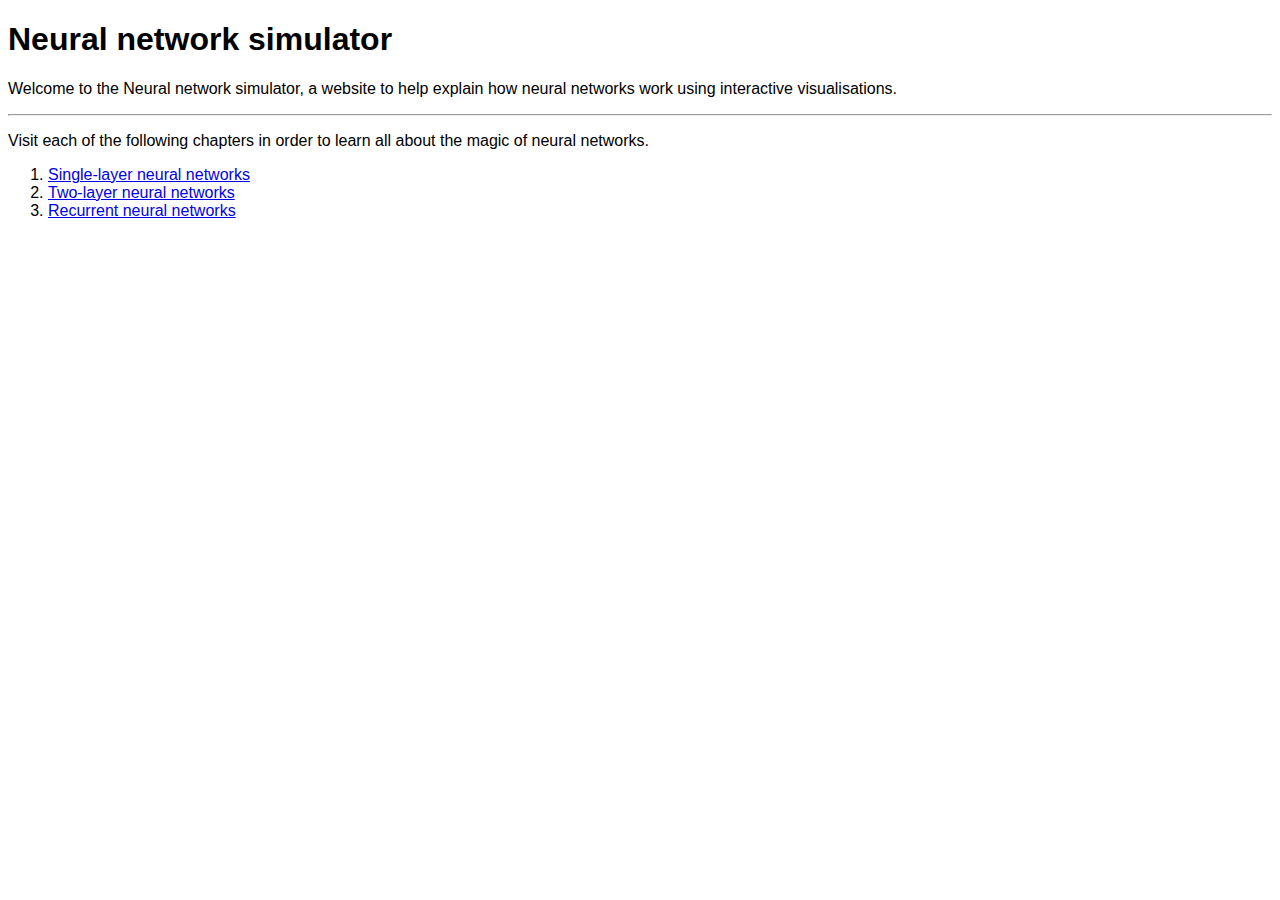
<file: teaching/nnsim/index.html>
<!DOCTYPE html>
<html lang="en">
  <head>
    <meta charset="UTF-8">
    <meta name="viewport" content="width=device-width, initial-scale=1.0">
    <meta http-equiv="X-UA-Compatible" content="ie=edge">
    <title>Neural network simulator</title>
    <link rel="stylesheet" href="res/styles/style.css" />
</head>
<body>
    <h1>Neural network simulator</h1>

    <p>Welcome to the Neural network simulator, a website to help explain how neural networks work using interactive visualisations.</p>

    <hr />

    <p>Visit each of the following chapters in order to learn all about the magic of neural networks.</p>

    <ol>
        <li><a href="single-layer-faces/index.html">Single-layer neural networks</a></li>
        <li><a href="two-layer-flags/index.html">Two-layer neural networks</a></li>
        <li><a href="rnn-text/index.html">Recurrent neural networks</a></li>
    </ol>
</body>
</html>
</file>
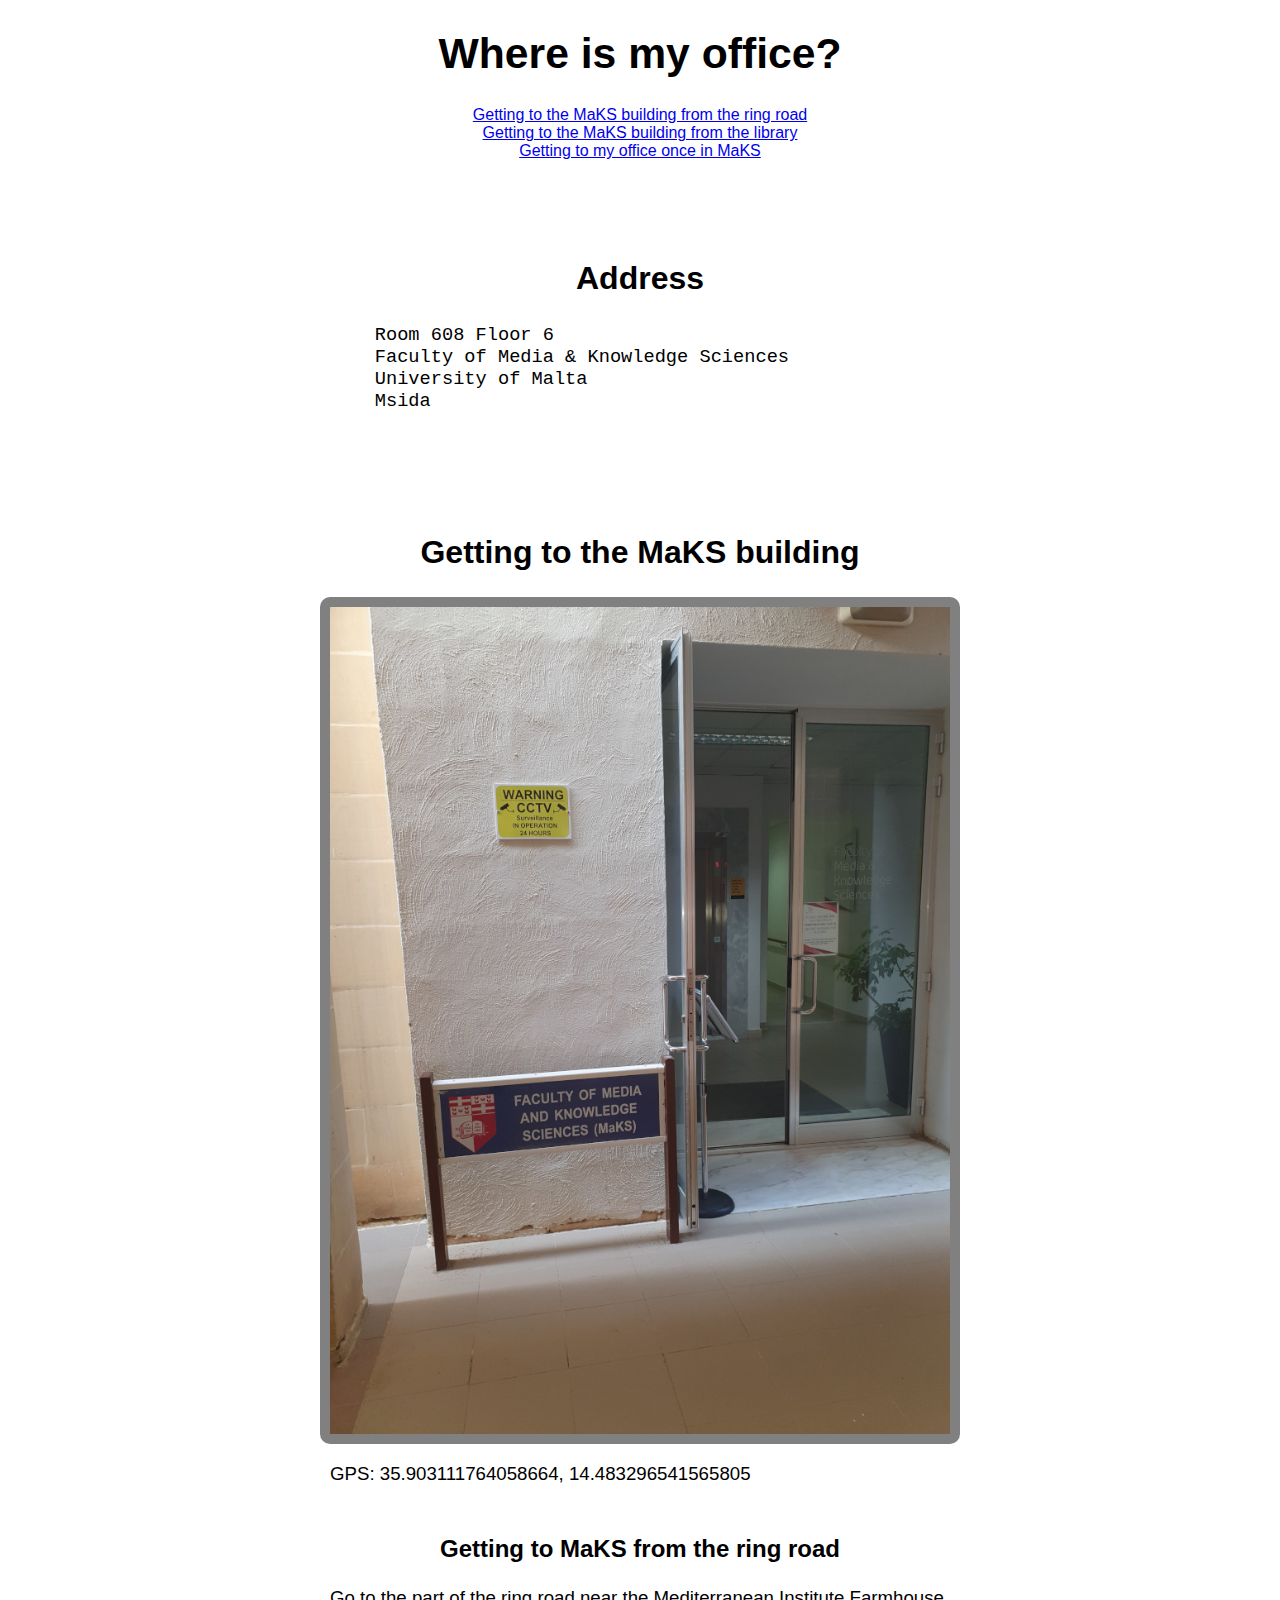
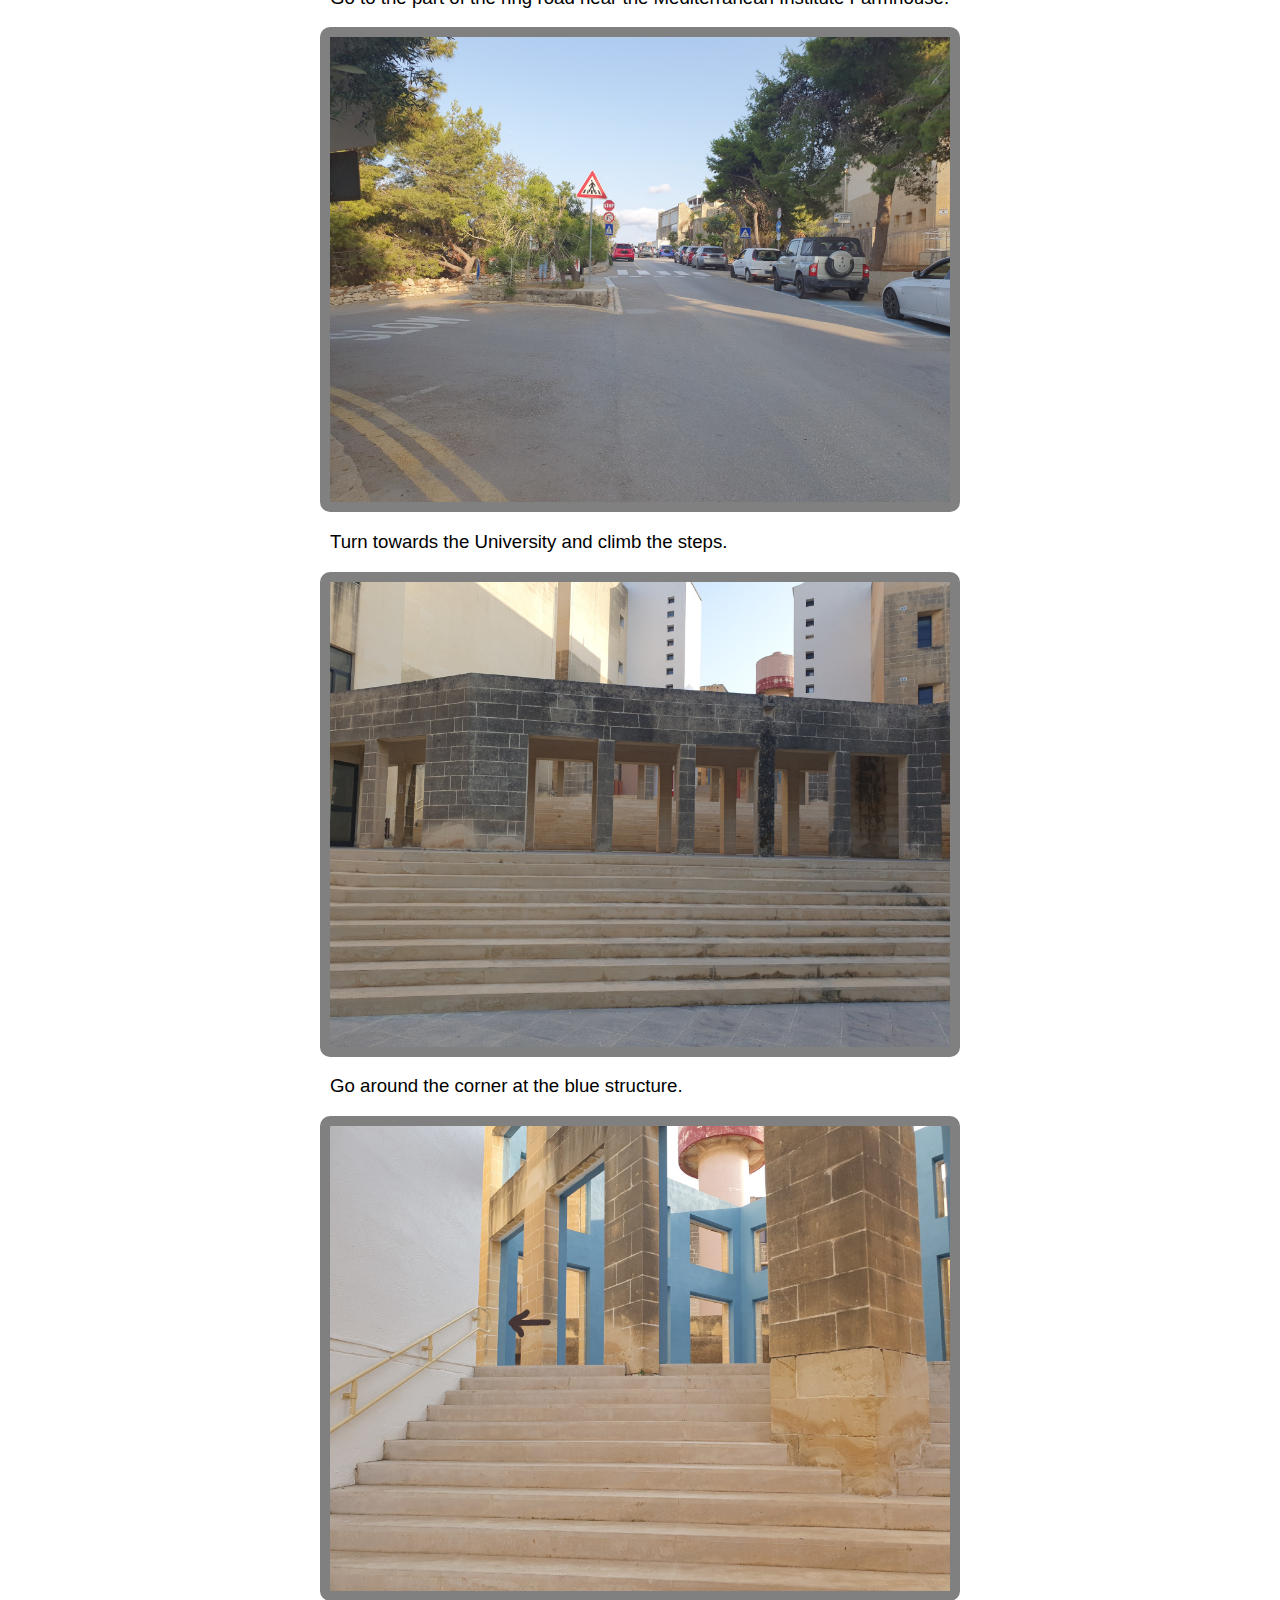
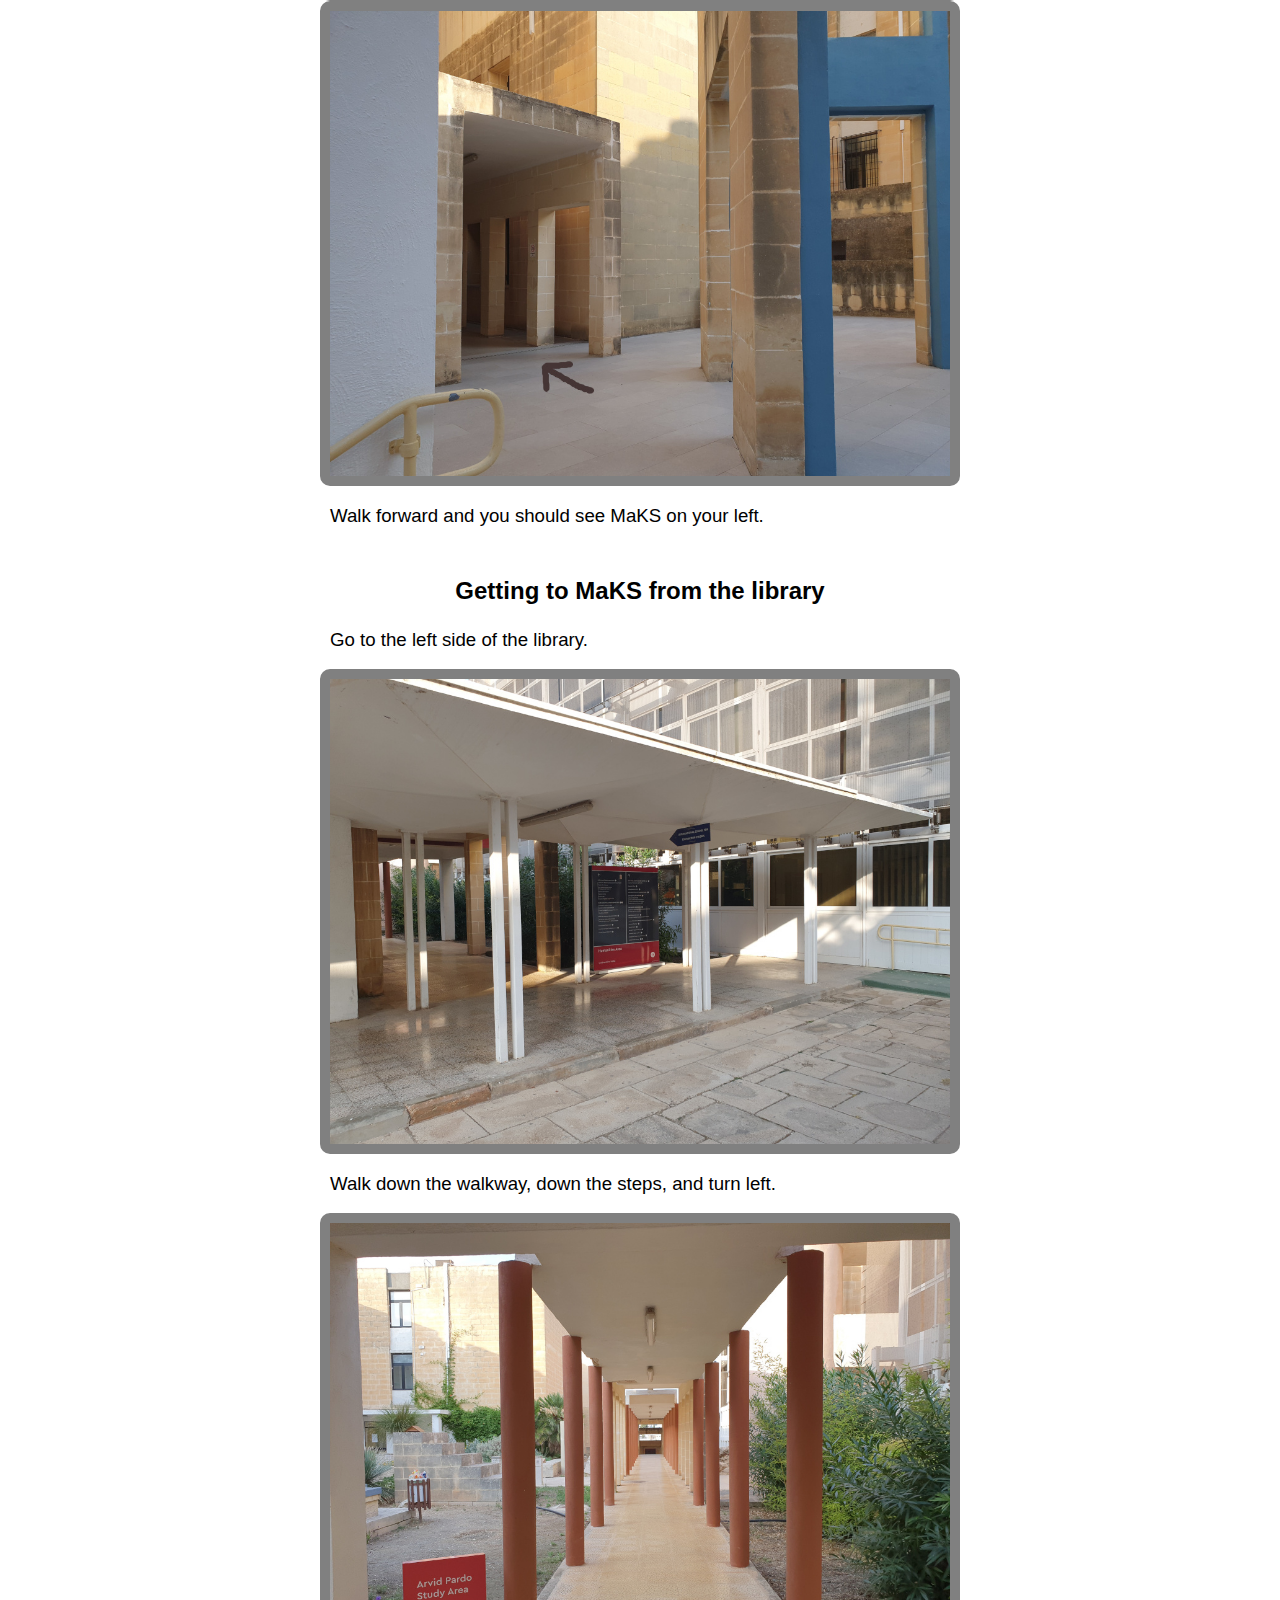
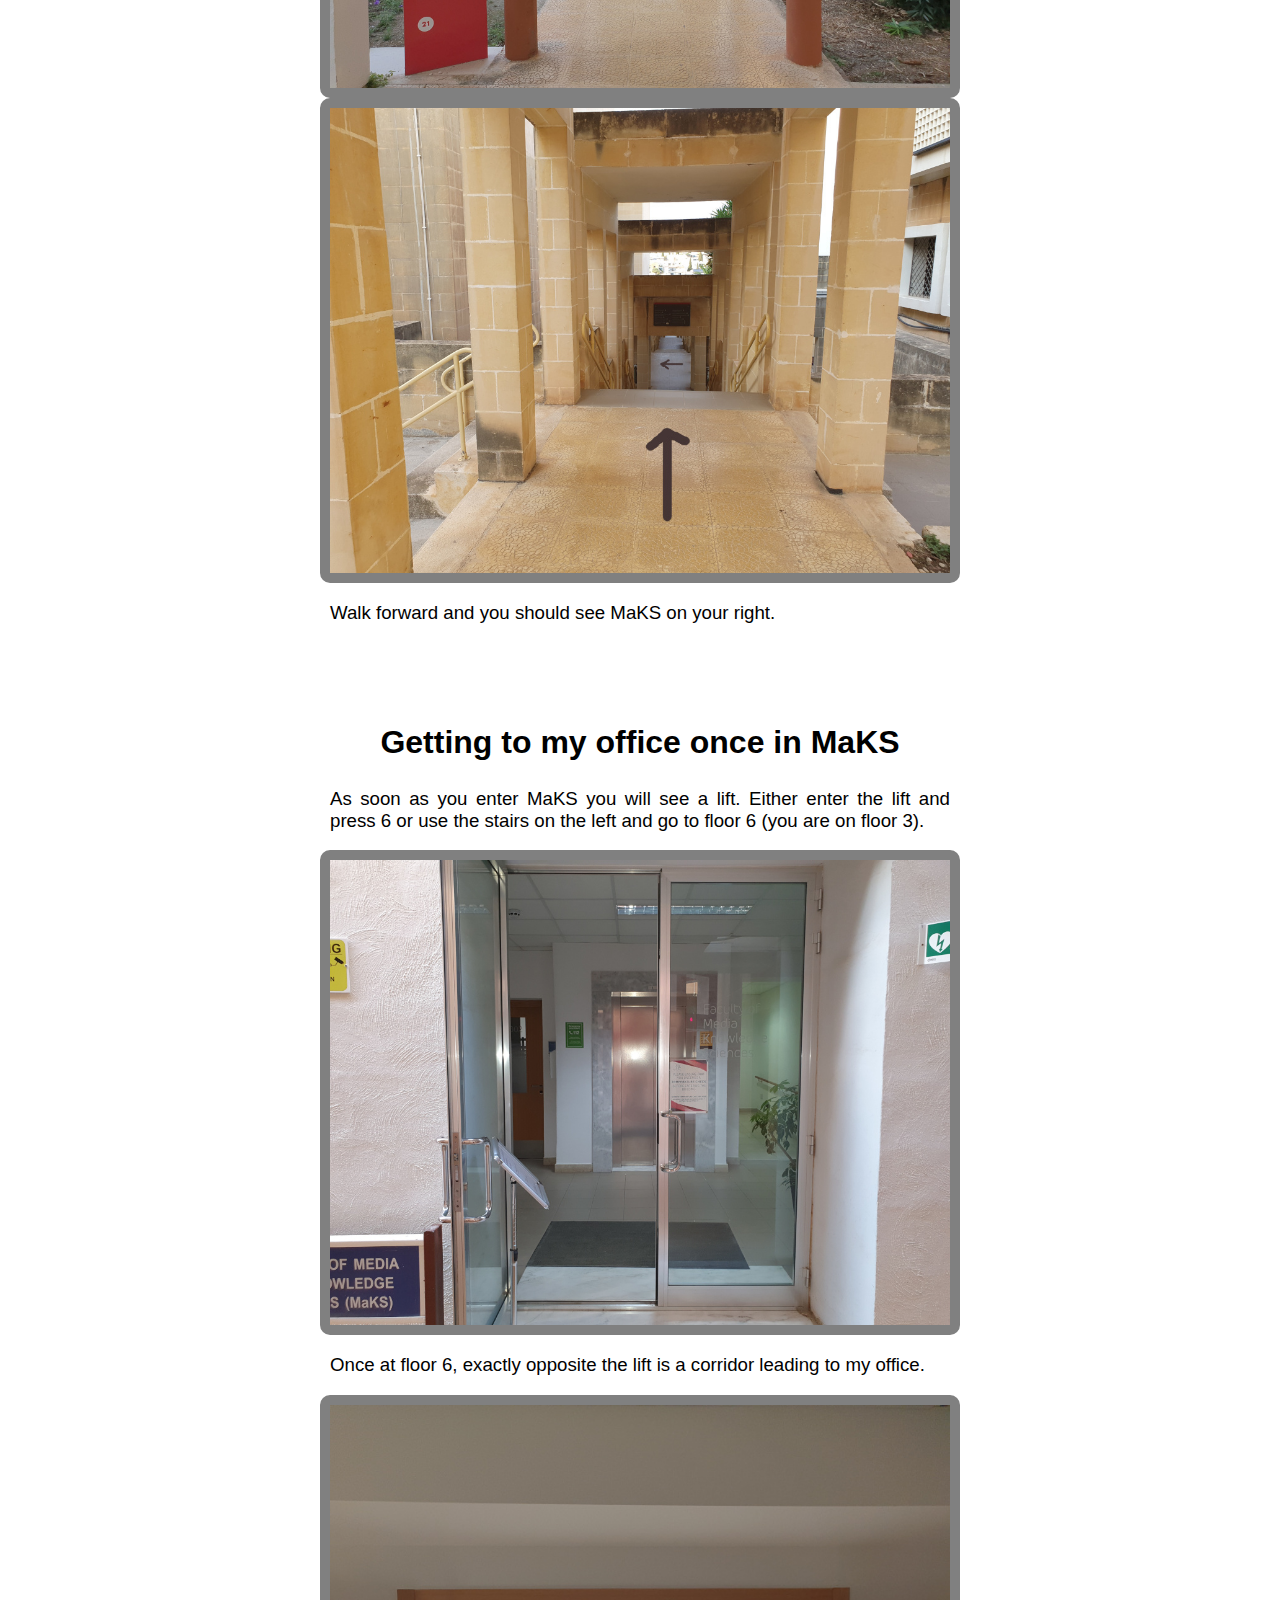
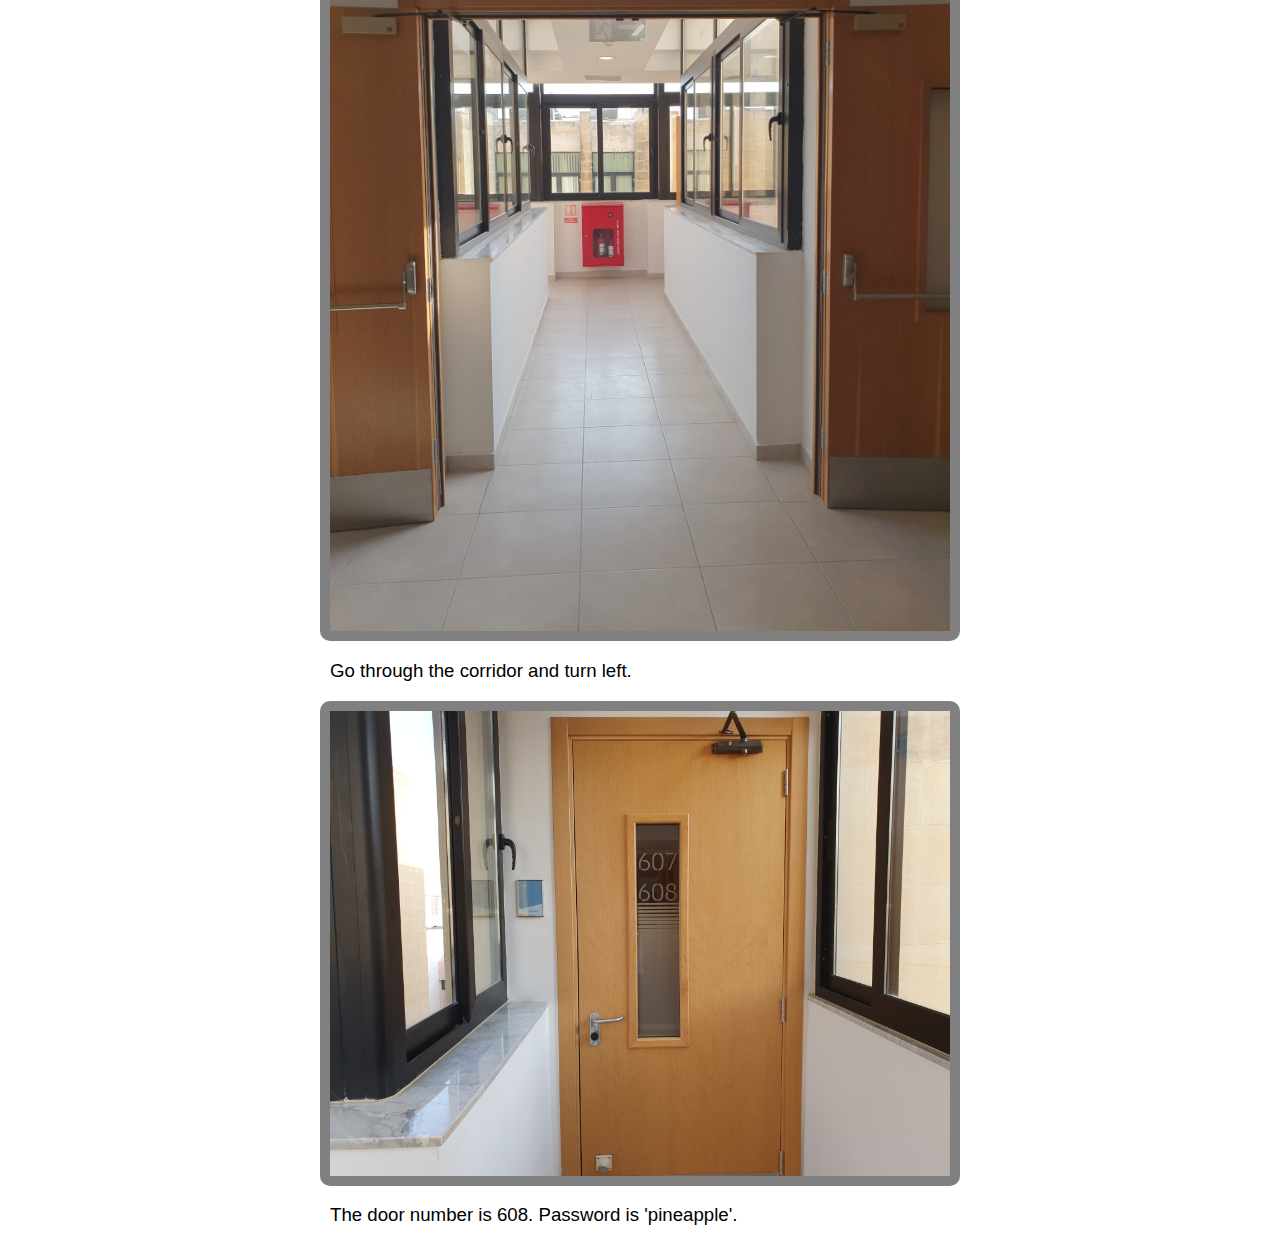
<file: teaching/office_location/index.html>
<!DOCTYPE html>
<html lang="en">
<head>
<meta charset="UTF-8">
<meta name="viewport" content="width=device-width, initial-scale=1.0">
<meta http-equiv="X-UA-Compatible" content="ie=edge">
<title>Where is my office?</title>
<style>
    body {
        font-family: "Arial";
        margin: 20px;
    }
    h1, h2, h3, nav {
        text-align: center;
    }
    h1 {
        font-size: 32pt;
    }
    h2 {
        margin-top: 100px;
        font-size: 24pt;
    }
    h3 {
        margin-top: 50px;
        font-size: 18pt;
    }
    nav ul {
        list-style-type: none;
        margin: 0px;
        padding: 0px;
    }
    p, pre {
        font-size: 14pt;
    }
    p, pre, img {
        text-align: justify;
        display: block;
        margin-left: auto;
        margin-right: auto;
        width: 50%;
    }
    img {
        border-radius: 10px;
        border: rgb(50%,50%,50%) 10px solid;
    }
</style>
</head>
<body>
    <h1>Where is my office?</h1>
    <nav>
        <ul>
            <li><a href="#maks_ringroad">Getting to the MaKS building from the ring road</a></li>
            <li><a href="#maks_library">Getting to the MaKS building from the library</a></li>
            <li><a href="#office">Getting to my office once in MaKS</a></li>
        <ul>
    </nav>

    <h2><a id="address"></a>Address</h2>
    <pre>
    Room 608 Floor 6
    Faculty of Media &amp; Knowledge Sciences
    University of Malta
    Msida
    </pre>

    <h2>Getting to the MaKS building</h2>
    <img src="img/maks.jpg" />
    <p>
        GPS: 35.903111764058664, 14.483296541565805
    </p>

    <h3><a id="maks_ringroad"></a>Getting to MaKS from the ring road</h3>
    <p>
        Go to the part of the ring road near the Mediterranean Institute Farmhouse.
    </p>
    <img src="img/from_ringroad_1.jpg" />
    <p>
        Turn towards the University and climb the steps.
    </p>
    <img src="img/from_ringroad_2.jpg" />
    <p>
        Go around the corner at the blue structure.
    </p>
    <img src="img/from_ringroad_3.jpg" />
    <img src="img/from_ringroad_4.jpg" />
    <p>
        Walk forward and you should see MaKS on your left.
    </p>

    <h3><a id="maks_library"></a>Getting to MaKS from the library</h3>
    <p>
        Go to the left side of the library.
    </p>
    <img src="img/from_library_1.jpg" />
    <p>
        Walk down the walkway, down the steps, and turn left.
    </p>
    <img src="img/from_library_2.jpg" />
    <img src="img/from_library_3.jpg" />
    <p>
        Walk forward and you should see MaKS on your right.
    </p>

    <h2><a id="office"></a>Getting to my office once in MaKS</h2>
    <p>
        As soon as you enter MaKS you will see a lift.
        Either enter the lift and press 6 or use the stairs on the left and go to floor 6 (you are on floor 3).
    </p>
    <img src="img/maks_door.jpg" />
    <p>
        Once at floor 6, exactly opposite the lift is a corridor leading to my office.
    </p>
    <img src="img/corridor.jpg" />
    <p>
        Go through the corridor and turn left.
    </p>
    <img src="img/office.jpg" />
    <p>
        The door number is 608.
        Password is 'pineapple'.
    </p>
</body>
</html>
</file>
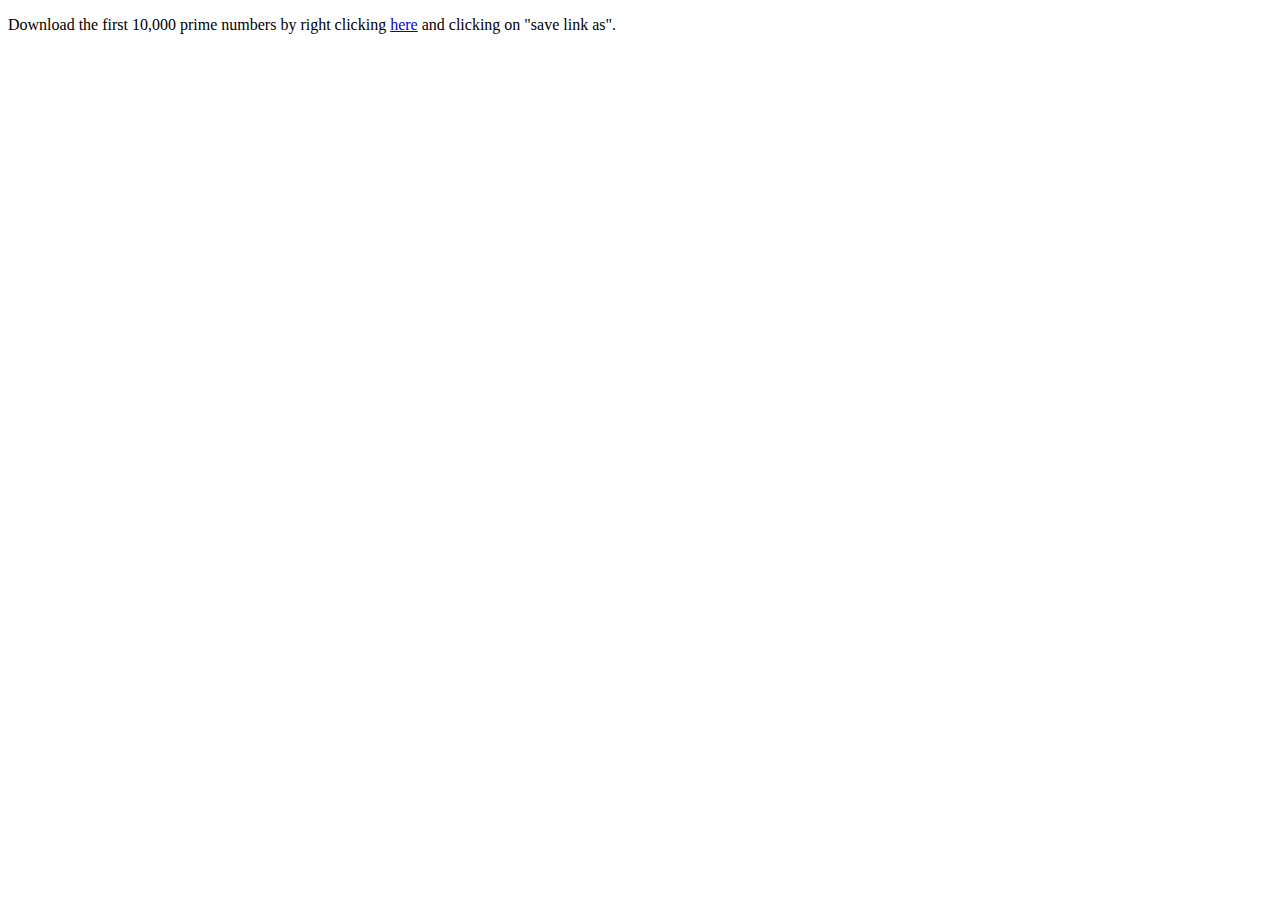
<file: teaching/primenumbers/index.html>
<!DOCTYPE html>
<html lang="en">
<head>
    <meta charset="UTF-8">
    <meta name="viewport" content="width=device-width, initial-scale=1.0">
    <meta http-equiv="X-UA-Compatible" content="ie=edge">
    <title>Prime numbers download</title>
</head>
<body>
    <p>Download the first 10,000 prime numbers by right clicking <a href="primes.txt">here</a> and clicking on "save link as".</p>
</body>
</html>
</file>
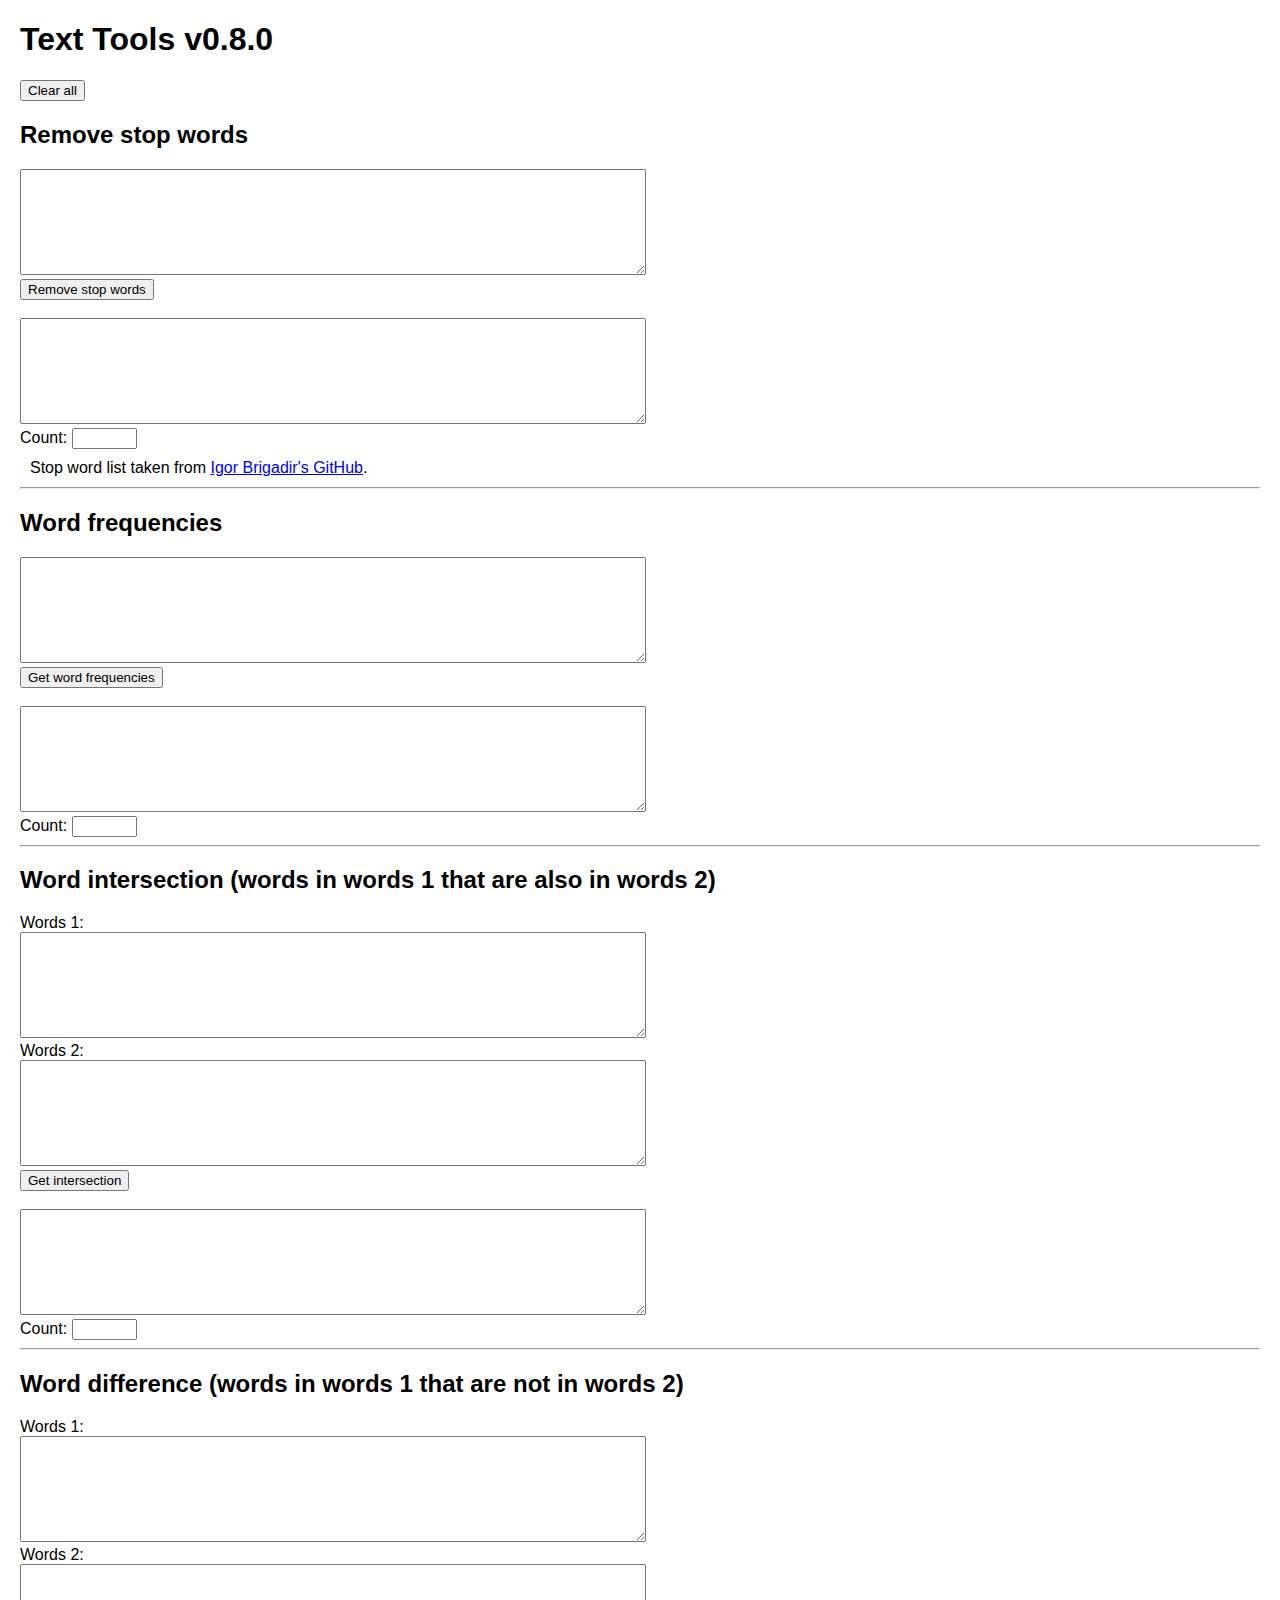
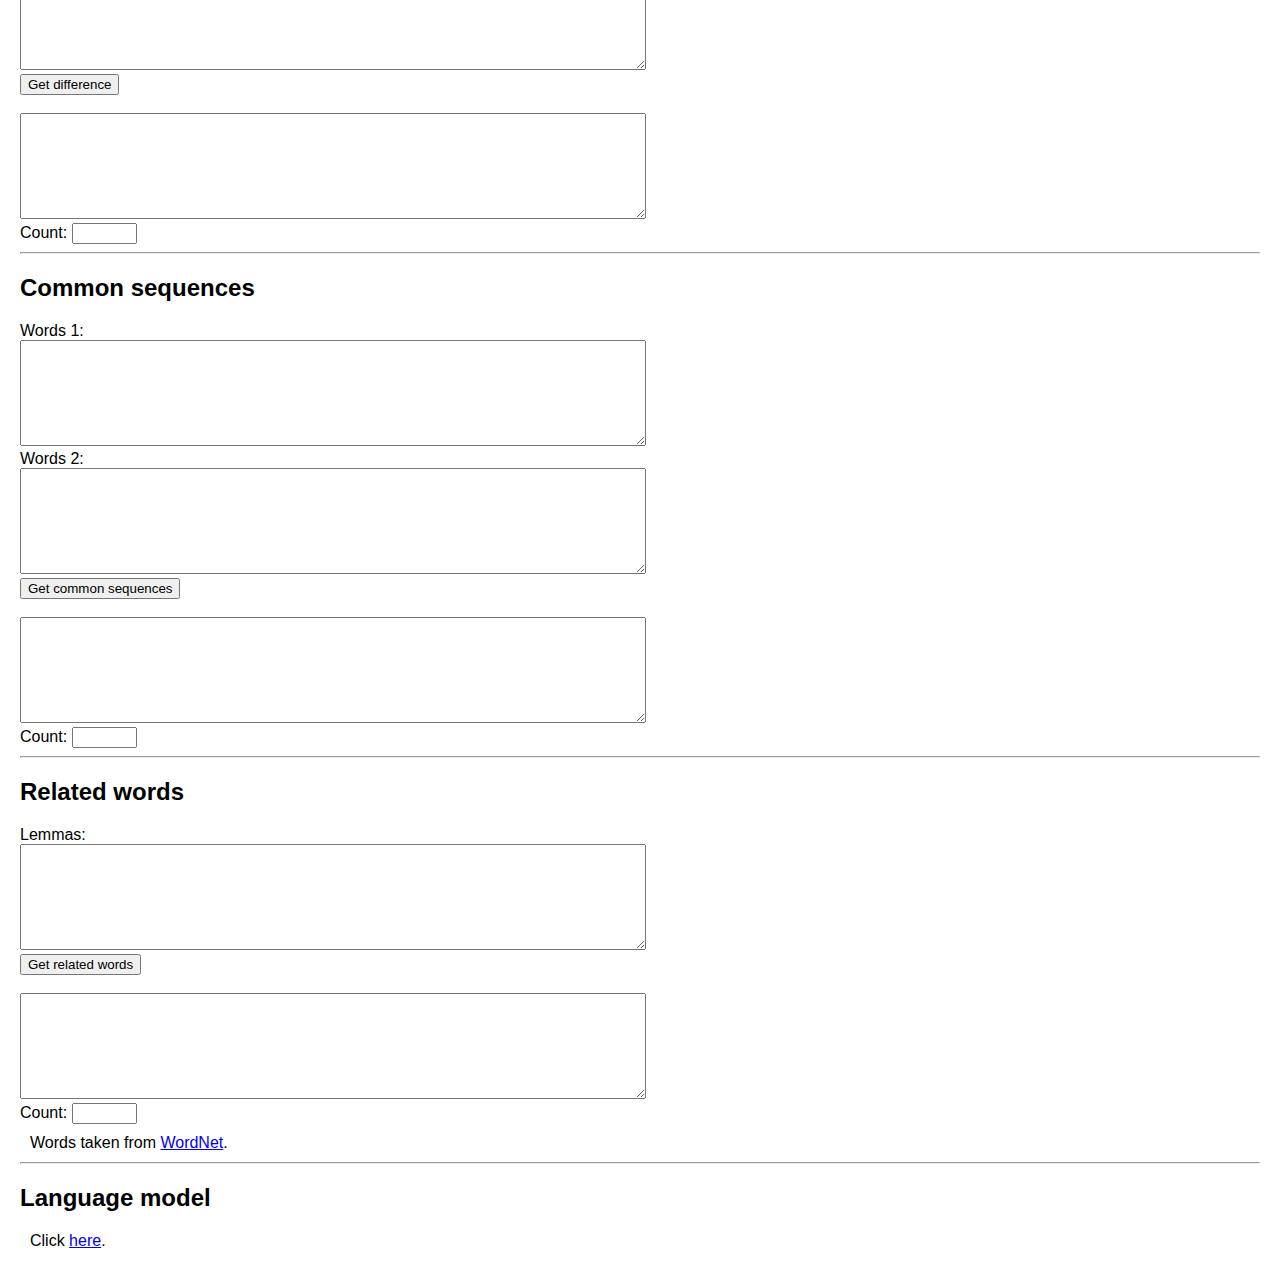
<file: teaching/text_tools/index.html>
<!DOCTYPE html>
<html>
<head>
    <title>Text Tools v0.8.0</title>
    <meta charset="UTF-8">
    <meta name="viewport" content="width=device-width, initial-scale=1.0">
    <style>
        body {
            font-family: Arial;
            margin: 20px;
        }
        p, table, h3, code {
            margin: 10px;
        }
        table {
            border-collapse: collapse;
        }
        td, th {
            border: solid 1px black;
            padding: 5px;
        }
        ol, ul {
            list-style-position: outside;
        }
    </style>
    <script>
        var $loaded = false;
        
        function onload() {
            const $script = document.createElement('script');
            $script.onload = function() {
                document.getElementById('loading').remove();
                $loaded = true;
            };
            $script.src = 'data.js';
            document.head.appendChild($script);
        }
        
        function clearAll() {
            document.getElementById('stop_words_text').value = '';
            document.getElementById('stop_words_result').value = '';
            document.getElementById('stop_words_count').value = '';
            
            document.getElementById('token_freqs_text').value = '';
            document.getElementById('token_freqs_result').value = '';
            document.getElementById('token_freqs_count').value = '';
            
            document.getElementById('intersection_text1').value = '';
            document.getElementById('intersection_text2').value = '';
            document.getElementById('intersection_result').value = '';
            document.getElementById('intersection_count').value = '';
            
            document.getElementById('difference_text1').value = '';
            document.getElementById('difference_text2').value = '';
            document.getElementById('difference_result').value = '';
            document.getElementById('difference_count').value = '';
            
            document.getElementById('common_seqs_text1').value = '';
            document.getElementById('common_seqs_text2').value = '';
            document.getElementById('common_seqs_result').value = '';
            document.getElementById('common_seqs_count').value = '';
            
            document.getElementById('related_tokens_text').value = '';
            document.getElementById('related_tokens_result').value = '';
            document.getElementById('related_tokens_count').value = '';
        }
        
        function removeStopWords() {
            if (!$loaded) {
                return;
            }
            
            const $tokens = document.getElementById('stop_words_text').value.toLowerCase().split(/[^a-z]+/)
            let $output = '';
            let $count = 0;
            for (let $i = 0; $i < $tokens.length; $i++) {
                const $token = $tokens[$i];
                if ($token != '' && !($token in $stopWords)) {
                    if ($output != '') {
                        $output += '\n';
                    }
                    $output += $token;
                    $count += 1;
                }
            }
            
            document.getElementById('stop_words_result').value = $output;
            document.getElementById('stop_words_count').value = $count;
        }
        
        function tokenFreqs() {
            if (!$loaded) {
                return;
            }
            
            const $tokens = document.getElementById('token_freqs_text').value.toLowerCase().split(/[^a-z]+/)
            let $freqs = {};
            for (let $i = 0; $i < $tokens.length; $i++) {
                const $token = $tokens[$i];
                if ($token != '') {
                    if (!($token in $freqs)) {
                        $freqs[$token] = 0;
                    }
                    $freqs[$token] += 1;
                }
            }
            
            let $sortList = [];
            for (let $token in $freqs) {
                $sortList.push([$token, $freqs[$token]]);
            }
            $sortList.sort(($a, $b) => {
                if ($a[1] > $b[1]) return -1;
                else if ($a[1] < $b[1]) return 1;
                else if ($a[0] > $b[0]) return 1;
                else if ($a[0] < $b[0]) return -1;
                else return 0;
            });
            
            let $output = '';
            let $count = 0;
            for (let $i = 0; $i < $sortList.length; $i++) {
                $output += $sortList[$i][0] + '\t' + $sortList[$i][1] + '\n';
                $count += 1;
            }
            document.getElementById('token_freqs_result').value = $output;
            document.getElementById('token_freqs_count').value = $count;
        }
        
        function intersection() {
            const $tokens1 = document.getElementById('intersection_text1').value.toLowerCase().split(/[^a-z]+/);
            const $tokens2 = document.getElementById('intersection_text2').value.toLowerCase().split(/[^a-z]+/);
            let $output = '';
            let $count = 0;
            for (let $i = 0; $i < $tokens1.length; $i++) {
                const $token1 = $tokens1[$i];
                if ($token1 != '') {
                    if ($tokens2.indexOf($token1) != -1) {
                        $output += $token1 + '\n';
                        $count += 1;
                    }
                }
            }
            document.getElementById('intersection_result').value = $output;
            document.getElementById('intersection_count').value = $count;
        }
        
        function difference() {
            const $tokens1 = document.getElementById('difference_text1').value.toLowerCase().split(/[^a-z]+/);
            const $tokens2 = document.getElementById('difference_text2').value.toLowerCase().split(/[^a-z]+/);
            let $output = '';
            let $count = 0;
            for (let $i = 0; $i < $tokens1.length; $i++) {
                const $token1 = $tokens1[$i];
                if ($token1 != '') {
                    if ($tokens2.indexOf($token1) == -1) {
                        $output += $token1 + '\n';
                        $count += 1;
                    }
                }
            }
            document.getElementById('difference_result').value = $output;
            document.getElementById('difference_count').value = $count;
        }
        
        function commonSeqs() {
            const $tokens1 = document.getElementById('common_seqs_text1').value.toLowerCase().split(/[^a-z]+/);
            const $tokens2 = document.getElementById('common_seqs_text2').value.toLowerCase().split(/[^a-z]+/);
            let $output = '';
            let $count = 0;
            for (let $l = Math.min($tokens1.length, $tokens2.length); $l >= 1; $l--) {
                for (let $i = 0; $i < $tokens1.length - $l; $i++) {
                    for (let $j = 0; $j < $tokens2.length - $l; $j++) {
                        if (JSON.stringify($tokens1.slice($i, $i + $l)) == JSON.stringify($tokens2.slice($j, $j + $l))) {
                            $output += $tokens1.slice($i, $i + $l).join(' ') + '\n';
                            $count += 1;
                        }
                    }
                }
            }
            document.getElementById('common_seqs_result').value = $output;
            document.getElementById('common_seqs_count').value = $count;
        }
        
        function relatedTokens() {
            if (!$loaded) {
                return;
            }
            
            const $tokens = document.getElementById('related_tokens_text').value.toLowerCase().split(/[^a-z]+/);
            let $output = '';
            let $count = 0;
            for (let $i = 0; $i < $tokens.length; $i++) {
                const $token = $tokens[$i];
                if ($token != '') {
                    $output += $token + '\n';
                    const $index = $lemmas.indexOf($token);
                    if ($index != -1 && $index in $relations) {
                        for (let $j = 0; $j < $relations[$index].length; $j++) {
                            $output += $lemmas[$relations[$index][$j]] + '\n';
                            $count += 1;
                        }
                    }
                }
            }
            document.getElementById('related_tokens_result').value = $output;
            document.getElementById('related_tokens_count').value = $count;
        }
    </script>
</head>
<body onload="onload();">

<h1>Text Tools v0.8.0</h1>

<div id="loading" style="font-size:20pt;">Loading...</div>
<input type="button" value="Clear all" onclick="clearAll();" />

<h2>Remove stop words</h2>
<form>
    <textarea id="stop_words_text" style="width:50%; height:100px;"></textarea><br />
    <input type="button" value="Remove stop words" onclick="removeStopWords();" /><br /><br />
    <textarea id="stop_words_result" readonly="readonly" style="width:50%; height:100px;"></textarea><br />
    Count: <input id="stop_words_count" type="text" readonly="readonly" size="5" />
</form>
<p>Stop word list taken from <a href="https://github.com/igorbrigadir/stopwords">Igor Brigadir's GitHub</a>.</p>

<hr />

<h2>Word frequencies</h2>
<form>
    <textarea id="token_freqs_text" style="width:50%; height:100px;"></textarea><br />
    <input type="button" value="Get word frequencies" onclick="tokenFreqs();" /><br /><br />
    <textarea id="token_freqs_result" readonly="readonly" style="width:50%; height:100px;"></textarea><br />
    Count: <input id="token_freqs_count" type="text" readonly="readonly" size="5" />
</form>

<hr />

<h2>Word intersection (words in words 1 that are also in words 2)</h2>
<form>
    Words 1:<br />
    <textarea id="intersection_text1" style="width:50%; height:100px;"></textarea><br />
    Words 2:<br />
    <textarea id="intersection_text2" style="width:50%; height:100px;"></textarea><br />
    <input type="button" value="Get intersection" onclick="intersection();" /><br /><br />
    <textarea id="intersection_result" readonly="readonly" style="width:50%; height:100px;"></textarea><br />
    Count: <input id="intersection_count" type="text" readonly="readonly" size="5" />
</form>

<hr />

<h2>Word difference (words in words 1 that are not in words 2)</h2>
<form>
    Words 1:<br />
    <textarea id="difference_text1" style="width:50%; height:100px;"></textarea><br />
    Words 2:<br />
    <textarea id="difference_text2" style="width:50%; height:100px;"></textarea><br />
    <input type="button" value="Get difference" onclick="difference();" /><br /><br />
    <textarea id="difference_result" readonly="readonly" style="width:50%; height:100px;"></textarea><br />
    Count: <input id="difference_count" type="text" readonly="readonly" size="5" />
</form>

<hr />

<h2>Common sequences</h2>
<form>
    Words 1:<br />
    <textarea id="common_seqs_text1" style="width:50%; height:100px;"></textarea><br />
    Words 2:<br />
    <textarea id="common_seqs_text2" style="width:50%; height:100px;"></textarea><br />
    <input type="button" value="Get common sequences" onclick="commonSeqs();" /><br /><br />
    <textarea id="common_seqs_result" readonly="readonly" style="width:50%; height:100px;"></textarea><br />
    Count: <input id="common_seqs_count" type="text" readonly="readonly" size="5" />
</form>

<hr />

<h2>Related words</h2>
<form>
    Lemmas:<br />
    <textarea id="related_tokens_text" style="width:50%; height:100px;"></textarea><br />
    <input type="button" value="Get related words" onclick="relatedTokens();" /><br /><br />
    <textarea id="related_tokens_result" readonly="readonly" style="width:50%; height:100px;"></textarea><br />
    Count: <input id="related_tokens_count" type="text" readonly="readonly" size="5" />
</form>
<p>Words taken from <a href="https://wordnet.princeton.edu">WordNet</a>.</p>

<hr />

<h2>Language model</h2>
<p>Click <a href="langmod/index.html">here</a>.</p>

</body>
</html>
</file>
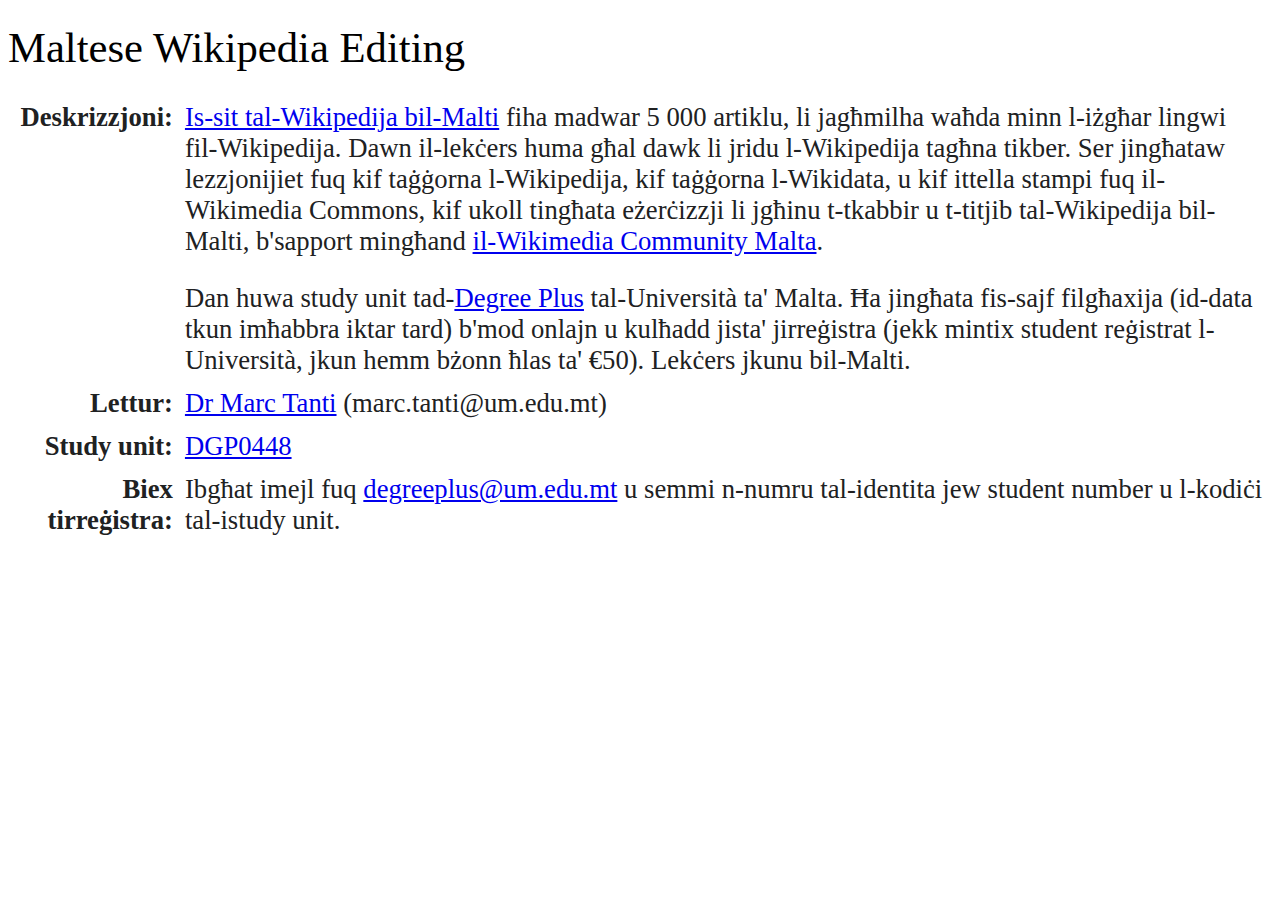
<file: teaching/wikipedia/index.html>
<!DOCTYPE html>
<html lang="en">
<head>
    <meta charset="UTF-8">
    <meta name="viewport" content="width=device-width, initial-scale=1.0">
    <meta http-equiv="X-UA-Compatible" content="ie=edge">
    <title>Maltese Wikipedia Editing</title>
    <style>
        h1 {
            font-size: 32pt;
            font-family: "Linux Libertine", "Georgia", "Times", "serif";
            line-height: 37.4333px;
            font-weight: 400;
        }
        th, td, p {
            font-family: "sans-serif";
            font-size: 20pt;
            color: rgb(32, 33, 34);
        }
        
        th {
            text-align: right;
        }
        td {
            text-align: left;
        }
        th, td {
            padding: 5px;
            vertical-align: top;
        }
        p:first-child {
            margin-top: 0px;
        }
        p:last-child {
            margin-bottom: 0px;
        }
    </style>
</head>
<body>
    <h1>Maltese Wikipedia Editing</h1>

    <table>
        <tr>
            <th>Deskrizzjoni:</th>
            <td>
                <p>
                    <a href="https://mt.wikipedia.org">Is-sit tal-Wikipedija bil-Malti</a> fiha madwar 5 000 artiklu, li jagħmilha waħda minn l-iżgħar lingwi fil-Wikipedija.
                    Dawn il-lekċers huma għal dawk li jridu l-Wikipedija tagħna tikber.
                    Ser jingħataw lezzjonijiet fuq kif taġġorna l-Wikipedija, kif taġġorna l-Wikidata, u kif ittella stampi fuq il-Wikimedia Commons, kif ukoll tingħata eżerċizzji li jgħinu t-tkabbir u t-titjib tal-Wikipedija bil-Malti, b'sapport mingħand <a href="http://wikimalta.org">il-Wikimedia Community Malta</a>.
                </p>
                <p>
                    Dan huwa study unit tad-<a href="https://www.um.edu.mt/study/degreeplus/keyinformation/">Degree Plus</a> tal-Università ta' Malta.
                    Ħa jingħata fis-sajf filgħaxija (id-data tkun imħabbra iktar tard) b'mod onlajn u kulħadd jista' jirreġistra (jekk mintix student reġistrat l-Università, jkun hemm bżonn ħlas ta' €50).
                    Lekċers jkunu bil-Malti.
                </p>
            </td>
        <tr>
            <th>Lettur:</th>
            <td><a href="https://www.um.edu.mt/profile/marctanti">Dr Marc Tanti</a> (marc.tanti@um.edu.mt)</td>
        </tr>
        <tr>
            <th>Study unit:</th>
            <td><a href="https://www.um.edu.mt/courses/studyunit/dgp0448">DGP0448</a></td>
        </tr>
        <tr>
            <th>Biex tirreġistra:</th>
            <td>Ibgħat imejl fuq <a href="mailto:degreeplus@um.edu.mt">degreeplus@um.edu.mt</a> u semmi n-numru tal-identita jew student number u l-kodiċi tal-istudy unit.</td>
        </tr>
    </table>
</body>
</html>
</file>
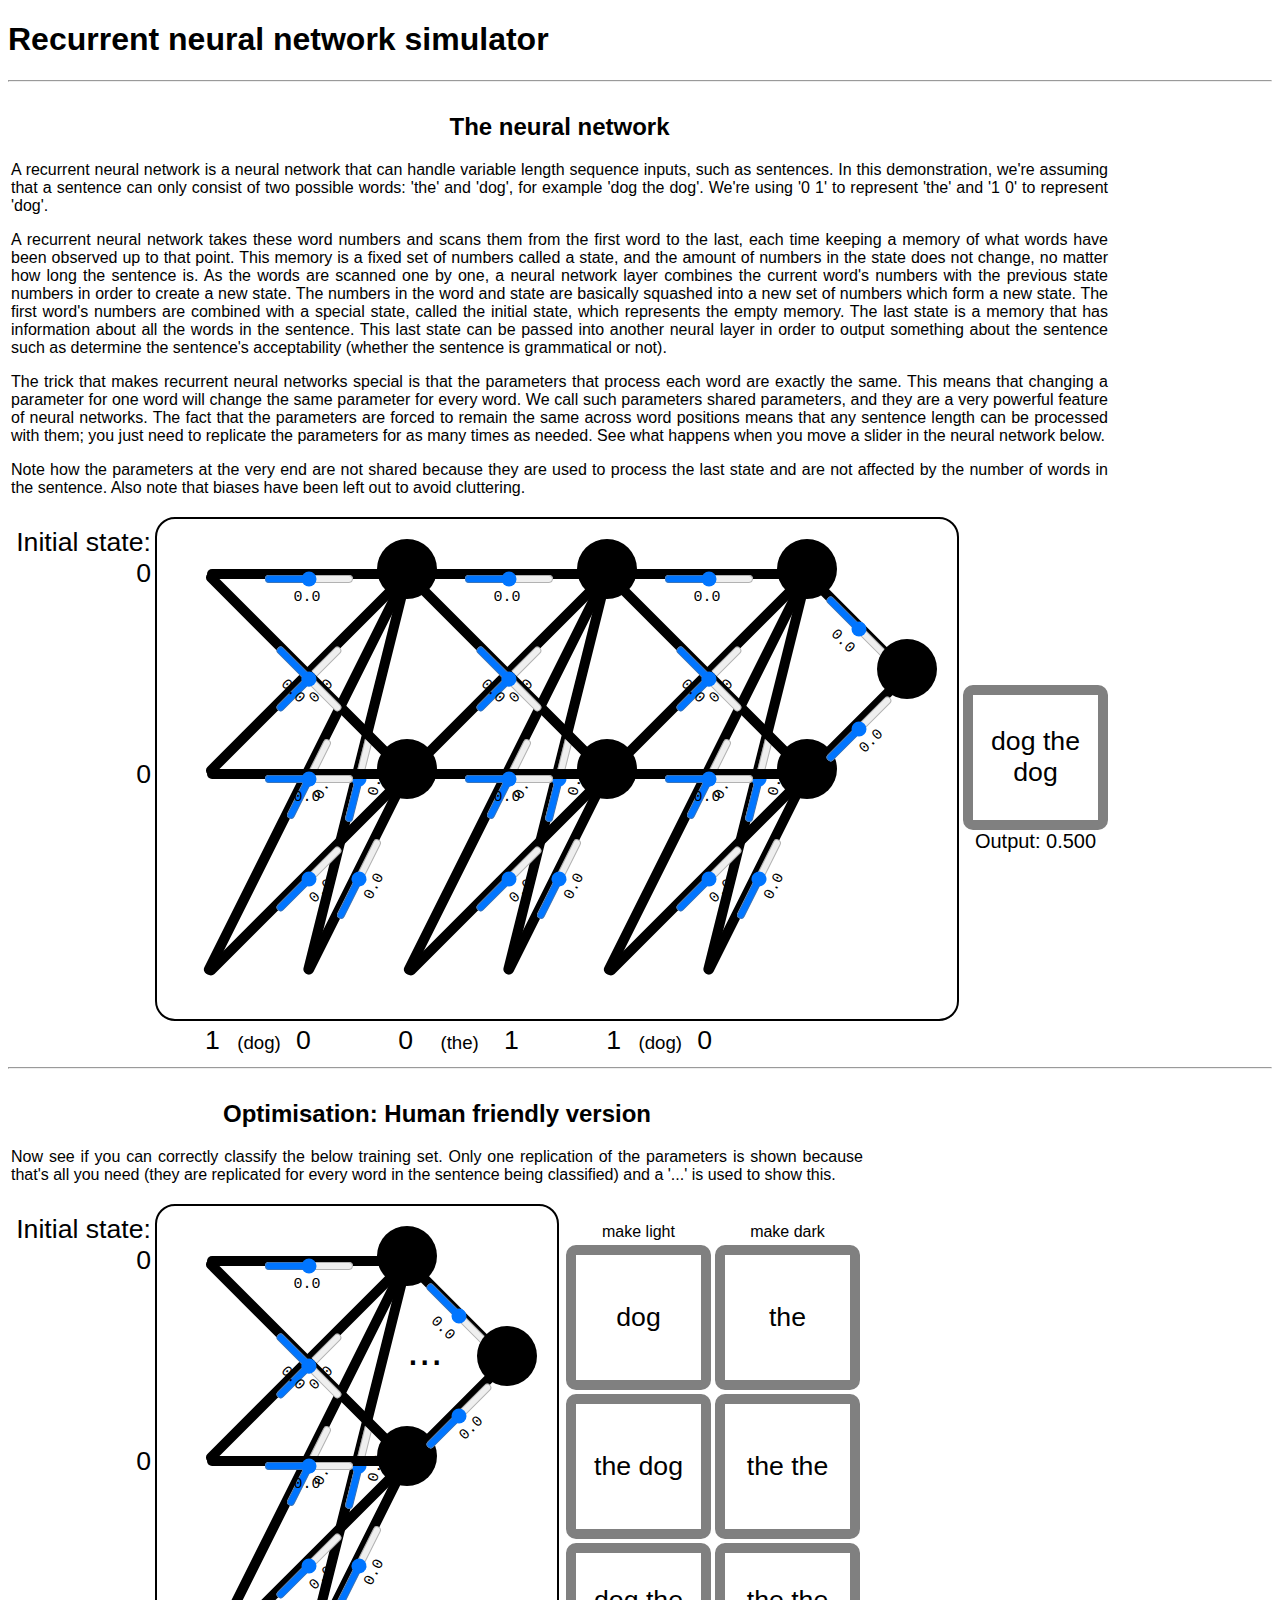
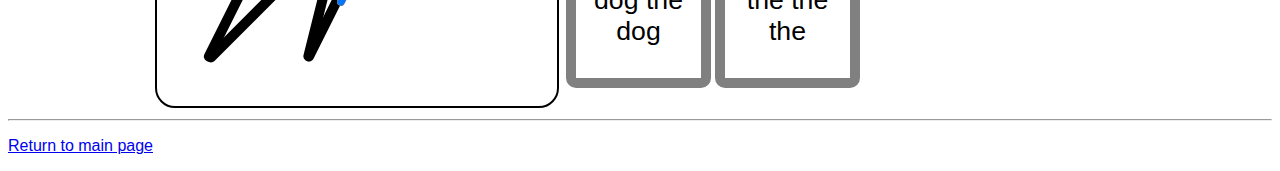
<file: teaching/nnsim/rnn-text/index.html>
<!DOCTYPE html>
<html lang="en">
  <head>
    <meta charset="UTF-8">
    <meta name="viewport" content="width=device-width, initial-scale=1.0">
    <meta http-equiv="X-UA-Compatible" content="ie=edge">
    <title>Recurrent neural network simulator</title>
    <link rel="stylesheet" href="../res/styles/style.css" />
    <script src="../res/scripts/library.js"></script>
    <script src="script.js"></script>
</head>
<body onload="onloadFunction();">

    <h1>Recurrent neural network simulator</h1>

    <hr />

    <table id="text_instance">
        <tr>
            <td colspan="3">
                <h2 style="text-align: center;">The neural network</h2>
                <p style="text-align: justify;">
                    A recurrent neural network is a neural network that can handle variable length sequence inputs, such as sentences.
                    In this demonstration, we're assuming that a sentence can only consist of two possible words: 'the' and 'dog', for example 'dog the dog'.
                    We're using '0 1' to represent 'the' and '1 0' to represent 'dog'.
                </p>
                <p style="text-align: justify;">
                    A recurrent neural network takes these word numbers and scans them from the first word to the last, each time keeping a memory of what words have been observed up to that point.
                    This memory is a fixed set of numbers called a state, and the amount of numbers in the state does not change, no matter how long the sentence is.
                    As the words are scanned one by one, a neural network layer combines the current word's numbers with the previous state numbers in order to create a new state.
                    The numbers in the word and state are basically squashed into a new set of numbers which form a new state.
                    The first word's numbers are combined with a special state, called the initial state, which represents the empty memory.
                    The last state is a memory that has information about all the words in the sentence.
                    This last state can be passed into another neural layer in order to output something about the sentence such as determine the sentence's acceptability (whether the sentence is grammatical or not).
                </p>
                <p style="text-align: justify;">
                    The trick that makes recurrent neural networks special is that the parameters that process each word are exactly the same.
                    This means that changing a parameter for one word will change the same parameter for every word.
                    We call such parameters shared parameters, and they are a very powerful feature of neural networks.
                    The fact that the parameters are forced to remain the same across word positions means that any sentence length can be processed with them; you just need to replicate the parameters for as many times as needed.
                    See what happens when you move a slider in the neural network below.
                </p>
                <p style="text-align: justify;">
                    Note how the parameters at the very end are not shared because they are used to process the last state and are not affected by the number of words in the sentence.
                    Also note that biases have been left out to avoid cluttering.
                </p>
            </td>
        </tr>
        <tr>
            <td style="width: 140px;" valign="top">
                <div style="font-size: 20pt; text-align: right; position: relative; top: 10px;">
                    Initial state:<br />
                    0
                </div>
                <div style="font-size: 20pt; text-align: right; position: relative; top: 180px;">
                    0
                </div>
            </td>
            <td style="width: 800px;">
                <div id="text_instance_canvas" class="canvas" style="width: 800px; height: 500px;"></div>
            </td>
            <td style="width: 145px;">
                <div id="text_instance_box" class="box">dog the dog</div>
                <div style="text-align: center; font-size: 20px;">Output: <span id="text_instance_output"><span></td>
            </td>
        </tr>
        <tr>
            <td></td>
            <td>
                <span style="font-size: 20pt; position: relative; left: 50px;">
                    1
                </span>
                <span style="font-size: 14pt; position: relative; left: 60px;">
                    (dog)
                </span>
                <span style="font-size: 20pt; position: relative; left: 70px;">
                    0
                </span>

                <span style="font-size: 20pt; position: relative; left: 150px;">
                    0
                </span>
                <span style="font-size: 14pt; position: relative; left: 170px;">
                    (the)
                </span>
                <span style="font-size: 20pt; position: relative; left: 190px;">
                    1
                </span>

                <span style="font-size: 20pt; position: relative; left: 270px;">
                    1
                </span>
                <span style="font-size: 14pt; position: relative; left: 280px;">
                    (dog)
                </span>
                <span style="font-size: 20pt; position: relative; left: 290px;">
                    0
                </span>
            </td>
            <td></td>
        </tr>
    </table>

    <hr />

    <table id="text_human">
        <tr>
            <td colspan="3">
                <h2 style="text-align: center;">Optimisation: Human friendly version</h2>
                <p style="text-align: justify;">
                    Now see if you can correctly classify the below training set.
                    Only one replication of the parameters is shown because that's all you need (they are replicated for every word in the sentence being classified) and a '...' is used to show this.
                </p>
            </td>
        </tr>
        <tr>
            <td style="width: 140px;" valign="top">
                <div style="font-size: 20pt; text-align: right; position: relative; top: 10px;">
                    Initial state:<br />
                    0
                </div>
                <div style="font-size: 20pt; text-align: right; position: relative; top: 180px;">
                    0
                </div>
            </td>
            <td style="width: 400px;">
                <div id="text_human_canvas" class="canvas" style="width: 400px; height: 500px;"></div>
            </td>
            <td style="width: 300px;">
                <table class="text">
                    <tr>
                        <td style="text-align: center;">make light</td>
                        <td style="text-align: center;">make dark</td>
                    </tr>
                    <tr>
                        <td><div id="text_human_box1" class="box">dog</div></td>
                        <td><div id="text_human_box2" class="box">the</div></td>
                    </tr>
                    <tr>
                        <td><div id="text_human_box3" class="box">the dog</div></td>
                        <td><div id="text_human_box4" class="box">the the</div></td>
                    </tr>
                    <tr>
                        <td><div id="text_human_box5" class="box">dog the dog</div></td>
                        <td><div id="text_human_box6" class="box">the the the</div></td>
                    </tr>
                </table>
            </td>
        </tr>
    </table>

    <hr />

    <p><a href="../index.html">Return to main page</a></p>

</body>
</html>
</file>
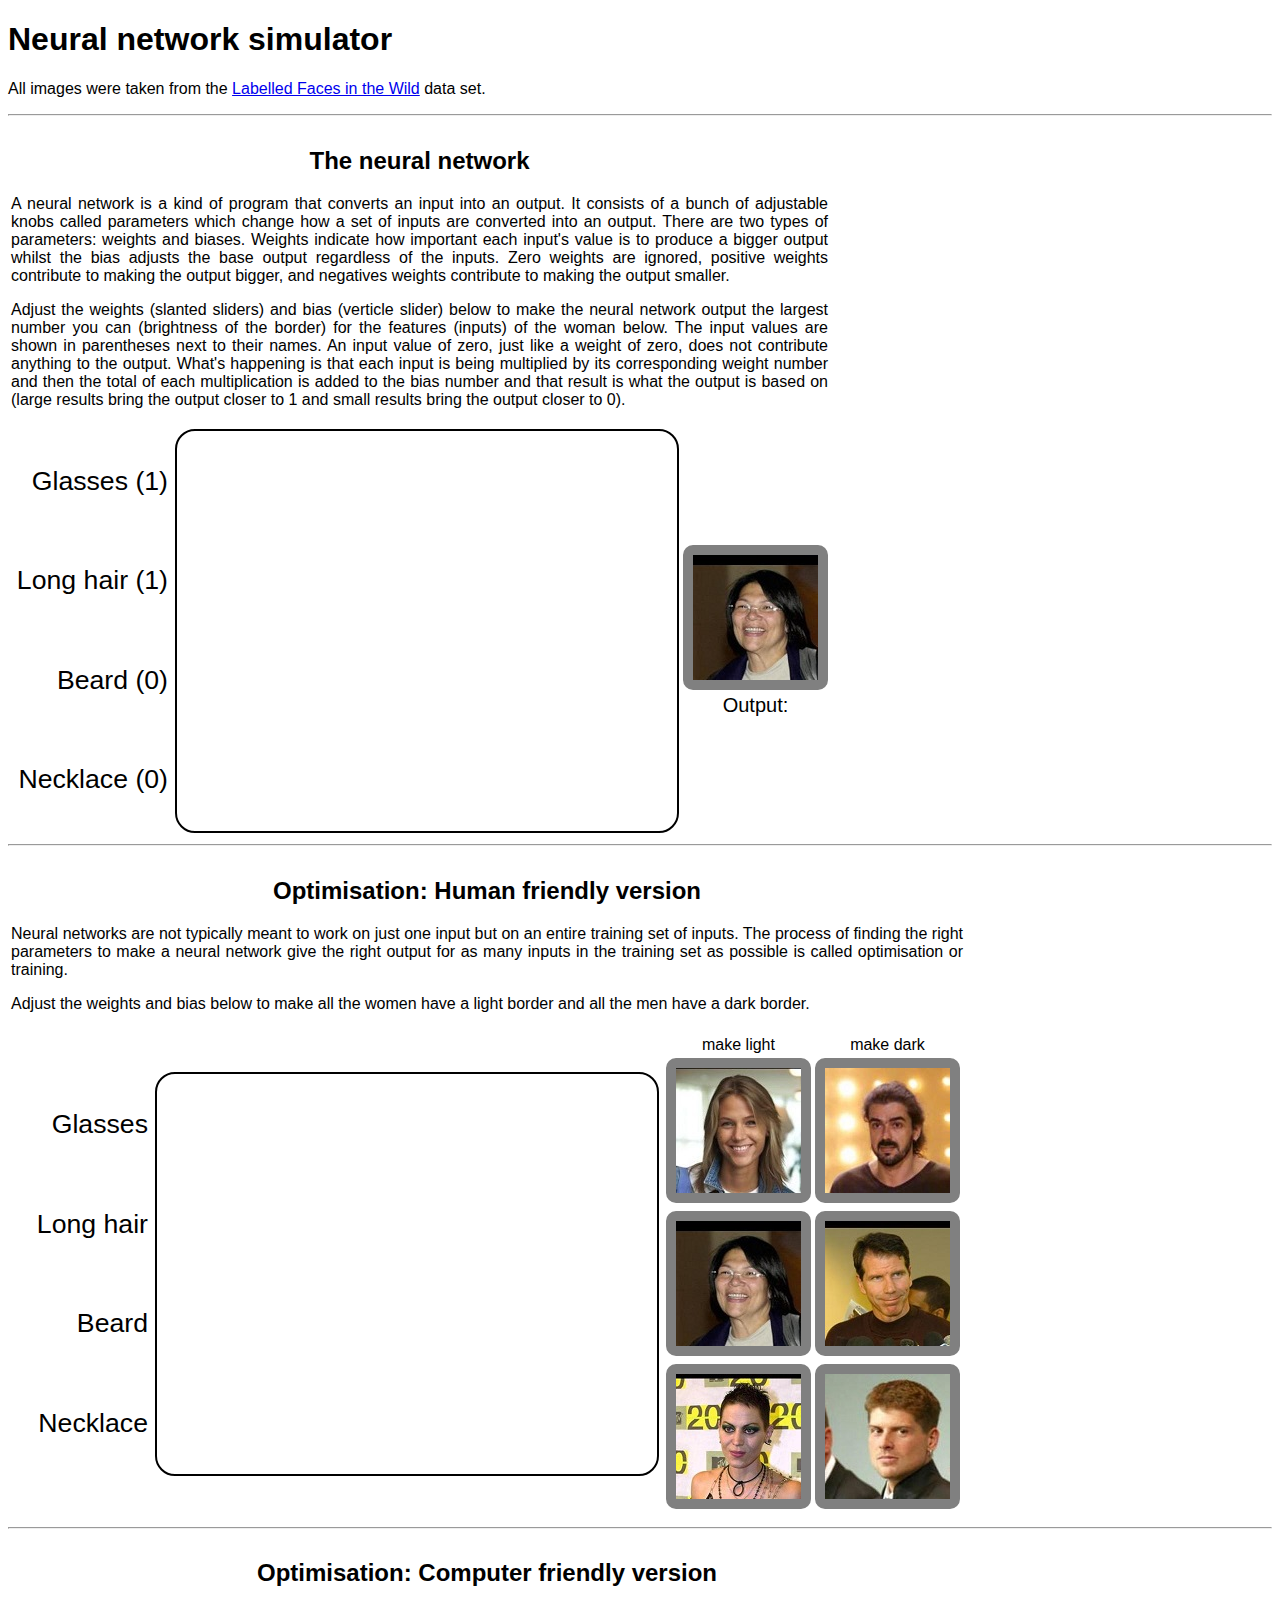
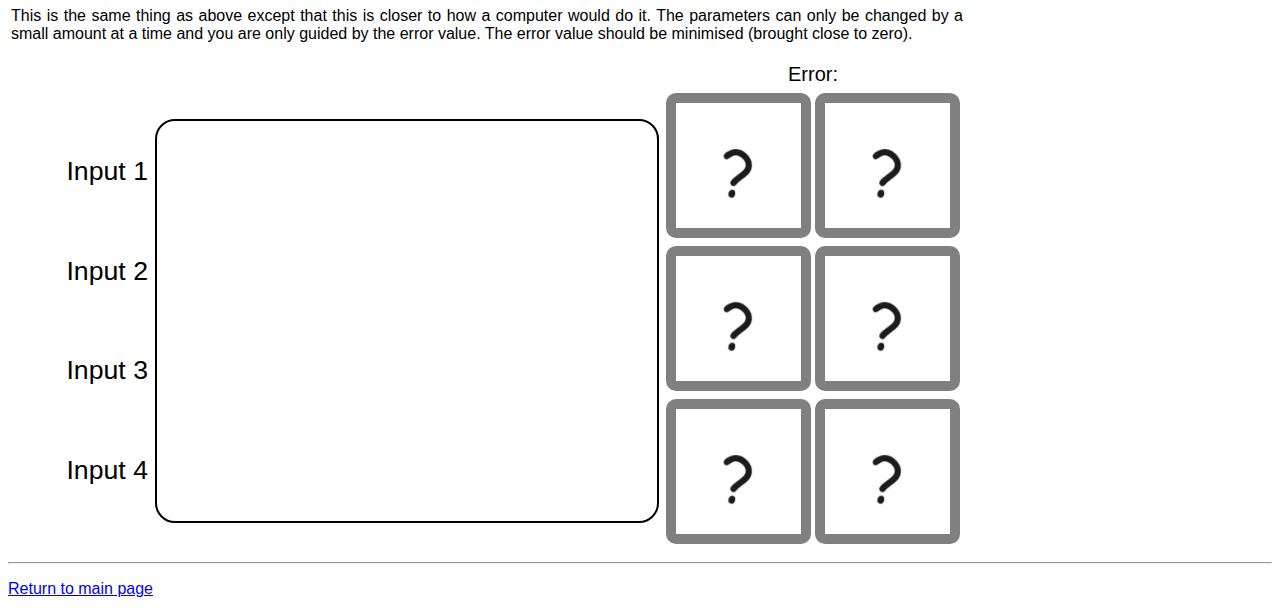
<file: teaching/nnsim/single-layer-faces/index.html>
<!DOCTYPE html>
<html lang="en">
  <head>
    <meta charset="UTF-8">
    <meta name="viewport" content="width=device-width, initial-scale=1.0">
    <meta http-equiv="X-UA-Compatible" content="ie=edge">
    <title>Neural network simulator</title>
    <script src="../res/scripts/library.js"></script>
    <script src="script.js"></script>
    <link rel="stylesheet" href="../res/styles/style.css" />
</head>
<body onload="onloadFunction();">

    <h1>Neural network simulator</h1>
    <p>All images were taken from the <a href="https://vis-www.cs.umass.edu/lfw/">Labelled Faces in the Wild</a> data set.</p>

    <hr />

    <table id="faces_instance">
        <tr>
            <td colspan="3">
                <h2 style="text-align: center;">The neural network</h2>
                <p style="text-align: justify;">
                    A neural network is a kind of program that converts an input into an output.
                    It consists of a bunch of adjustable knobs called parameters which change how a set of inputs are converted into an output.
                    There are two types of parameters: weights and biases.
                    Weights indicate how important each input's value is to produce a bigger output whilst the bias adjusts the base output regardless of the inputs.
                    Zero weights are ignored, positive weights contribute to making the output bigger, and negatives weights contribute to making the output smaller.
                </p>
                <p style="text-align: justify;">
                    Adjust the weights (slanted sliders) and bias (verticle slider) below to make the neural network output the largest number you can (brightness of the border) for the features (inputs) of the woman below.
                    The input values are shown in parentheses next to their names.
                    An input value of zero, just like a weight of zero, does not contribute anything to the output.
                    What's happening is that each input is being multiplied by its corresponding weight number and then the total of each multiplication is added to the bias number and that result is what the output is based on (large results bring the output closer to 1 and small results bring the output closer to 0).
                </p>
            </td>
        </tr>
        <tr>
            <td style="width: 160px;">
                <table class="attributes">
                    <tr><td style="text-align: right;">Glasses (1)</td></tr>
                    <tr><td style="text-align: right;">Long hair (1)</td></tr>
                    <tr><td style="text-align: right;">Beard (0)</td></tr>
                    <tr><td style="text-align: right;">Necklace (0)</td></tr>
                </table>
            </td>
            <td style="width: 400px;">
                <div id="faces_instance_canvas" class="canvas"></div>
            </td>
            <td style="width: 145px;">
                <img id="faces_instance_img" src="../res/images/faces/3.jpg" />
                <div style="text-align: center; font-size: 20px;">Output: <span id="faces_instance_output"><span></td>
            </td>
        </tr>
    </table>

    <hr />

    <table id="faces_human">
        <tr>
            <td colspan="3">
                <h2 style="text-align: center;">Optimisation: Human friendly version</h2>
                <p style="text-align: justify;">
                    Neural networks are not typically meant to work on just one input but on an entire training set of inputs.
                    The process of finding the right parameters to make a neural network give the right output for as many inputs in the training set as possible is called optimisation or training.
                </p>
                <p style="text-align: justify;">
                    Adjust the weights and bias below to make all the women have a light border and all the men have a dark border.
                </p>
            </td>
        </tr>
        <tr>
            <td style="width: 140px;">
                <table class="attributes">
                    <tr><td style="text-align: right;">Glasses</td></tr>
                    <tr><td style="text-align: right;">Long hair</td></tr>
                    <tr><td style="text-align: right;">Beard</td></tr>
                    <tr><td style="text-align: right;">Necklace</td></tr>
                </table>
            </td>
            <td style="width: 400px;">
                <div id="faces_human_canvas" class="canvas"></div>
            </td>
            <td style="width: 300px;">
                <table class="faces">
                    <tr>
                        <td style="text-align: center;">make light</td>
                        <td style="text-align: center;">make dark</td>
                    </tr>
                    <tr>
                        <td><img id="faces_human_img1" src="../res/images/faces/1.jpg" /></td>
                        <td><img id="faces_human_img2" src="../res/images/faces/2.jpg" /></td>
                    </tr>
                    <tr>
                        <td><img id="faces_human_img3" src="../res/images/faces/3.jpg" /></td>
                        <td><img id="faces_human_img4" src="../res/images/faces/4.jpg" /></td>
                    </tr>
                    <tr>
                        <td><img id="faces_human_img5" src="../res/images/faces/5.jpg" /></td>
                        <td><img id="faces_human_img6" src="../res/images/faces/6.jpg" /></td>
                    </tr>
                </table>
            </td>
        </tr>
    </table>

    <hr />

    <table id="faces_computer">
        <tr>
            <td colspan="3" style="text-align: center;">
                <h2>Optimisation: Computer friendly version</h2>
                <p style="text-align: justify;">
                    This is the same thing as above except that this is closer to how a computer would do it.
                    The parameters can only be changed by a small amount at a time and you are only guided by the error value.
                    The error value should be minimised (brought close to zero).
                </p>
            </td>
        </tr>
        <tr>
            <td>&nbsp;</td>
            <td>&nbsp;</td>
            <td style="text-align: center; font-size: 20px;">Error: <span id="faces_computer_error"><span></td>
        </tr>
        <tr>
            <td style="width: 140px;">
                <table class="attributes">
                    <tr><td style="text-align: right;">Input 1</td></tr>
                    <tr><td style="text-align: right;">Input 2</td></tr>
                    <tr><td style="text-align: right;">Input 3</td></tr>
                    <tr><td style="text-align: right;">Input 4</td></tr>
                </table>
            </td>
            <td style="width: 400px;">
                <div id="faces_computer_canvas" class="canvas"></div>
            </td>
            <td style="width: 300px;">
                <table class="faces">
                    <tr>
                        <td><img id="faces_computer_img1" src="../res/images/faces/mysterious.jpg" /></td>
                        <td><img id="faces_computer_img2" src="../res/images/faces/mysterious.jpg" /></td>
                    </tr>
                    <tr>
                        <td><img id="faces_computer_img3" src="../res/images/faces/mysterious.jpg" /></td>
                        <td><img id="faces_computer_img4" src="../res/images/faces/mysterious.jpg" /></td>
                    </tr>
                    <tr>
                        <td><img id="faces_computer_img5" src="../res/images/faces/mysterious.jpg" /></td>
                        <td><img id="faces_computer_img6" src="../res/images/faces/mysterious.jpg" /></td>
                    </tr>
                </table>
            </td>
        </tr>
    </table>

    <hr />

    <p><a href="../index.html">Return to main page</a></p>

</body>
</html>
</file>
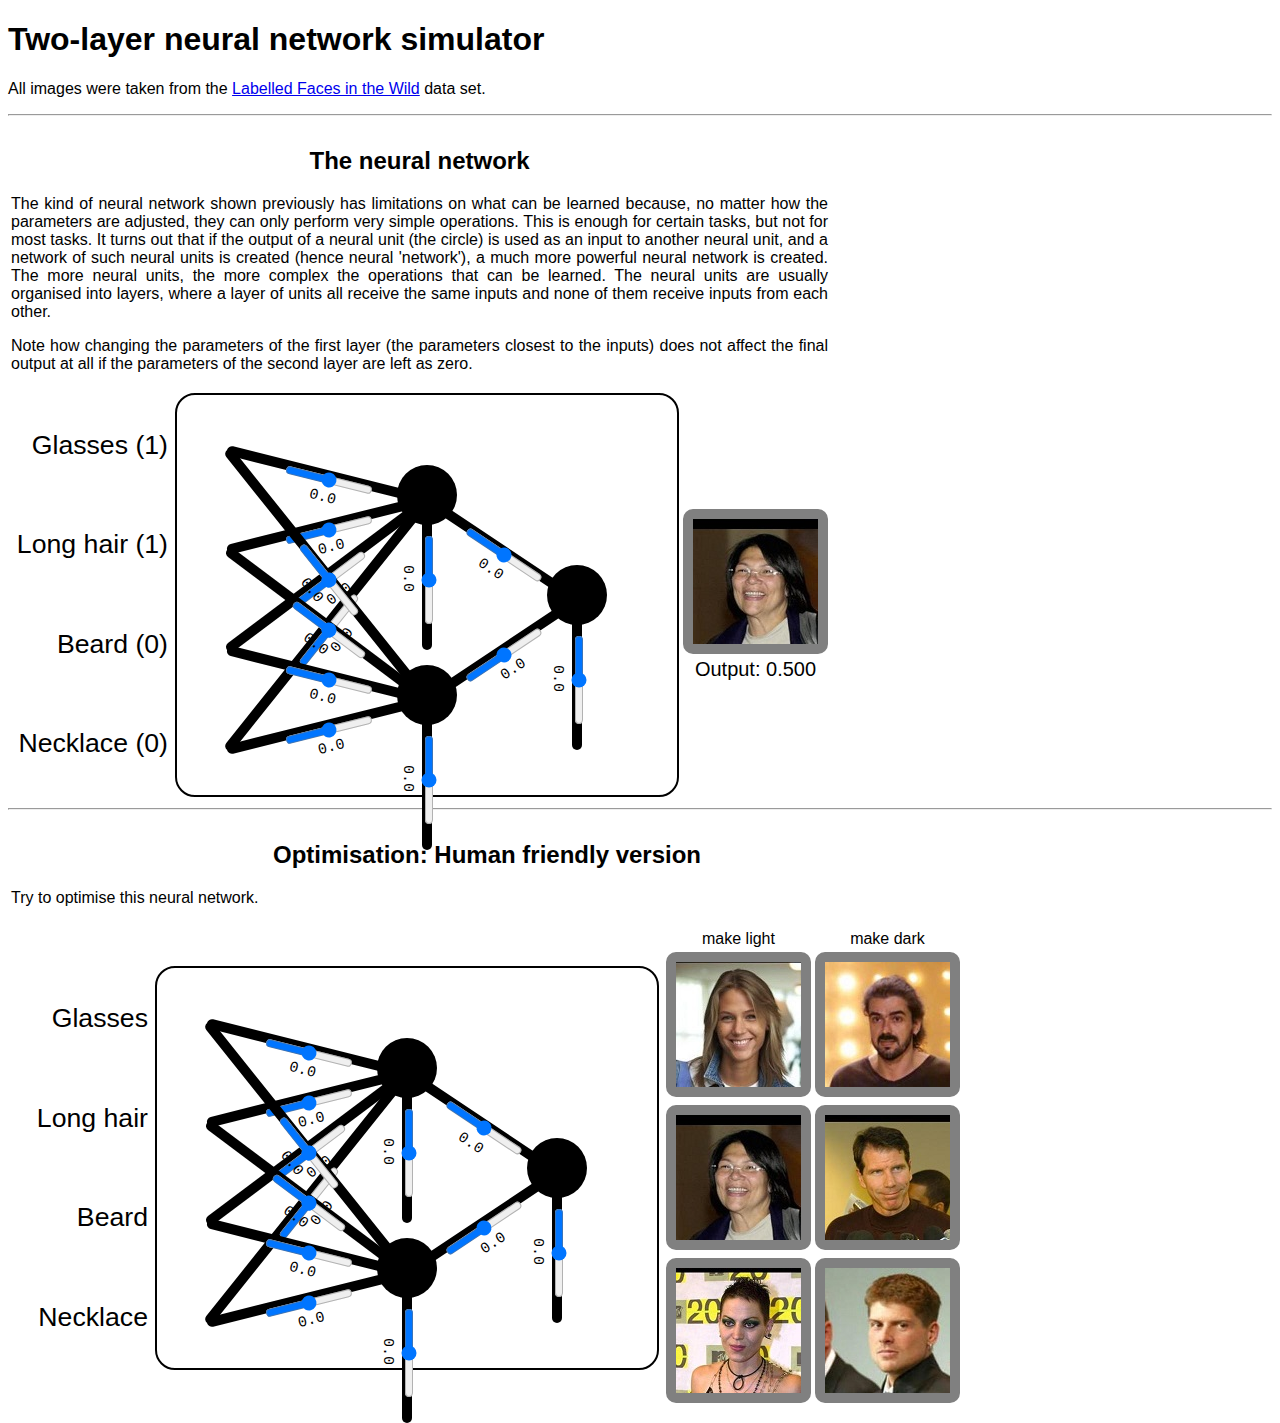
<file: teaching/nnsim/two-layer-faces/index.html>
<!DOCTYPE html>
<html lang="en">
  <head>
    <meta charset="UTF-8">
    <meta name="viewport" content="width=device-width, initial-scale=1.0">
    <meta http-equiv="X-UA-Compatible" content="ie=edge">
    <title>Two-layer neural network simulator</title>
    <script src="../res/scripts/library.js"></script>
    <script src="script.js"></script>
    <link rel="stylesheet" href="../res/styles/style.css" />
</head>
<body onload="onloadFunction();">

    <h1>Two-layer neural network simulator</h1>
    <p>All images were taken from the <a href="https://vis-www.cs.umass.edu/lfw/">Labelled Faces in the Wild</a> data set.</p>

    <hr />

    <table id="faces_instance">
        <tr>
            <td colspan="3">
                <h2 style="text-align: center;">The neural network</h2>
                <p style="text-align: justify;">
                    The kind of neural network shown previously has limitations on what can be learned because, no matter how the parameters are adjusted, they can only perform very simple operations.
                    This is enough for certain tasks, but not for most tasks.
                    It turns out that if the output of a neural unit (the circle) is used as an input to another neural unit, and a network of such neural units is created (hence neural 'network'), a much more powerful neural network is created.
                    The more neural units, the more complex the operations that can be learned.
                    The neural units are usually organised into layers, where a layer of units all receive the same inputs and none of them receive inputs from each other.
                </p>
                <p style="text-align: justify;">
                    Note how changing the parameters of the first layer (the parameters closest to the inputs) does not affect the final output at all if the parameters of the second layer are left as zero.
                </p>
            </td>
        </tr>
        <tr>
            <td style="width: 160px;">
                <table class="attributes">
                    <tr><td style="text-align: right;">Glasses (1)</td></tr>
                    <tr><td style="text-align: right;">Long hair (1)</td></tr>
                    <tr><td style="text-align: right;">Beard (0)</td></tr>
                    <tr><td style="text-align: right;">Necklace (0)</td></tr>
                </table>
            </td>
            <td style="width: 400px;">
                <div id="faces_instance_canvas" class="canvas"></div>
            </td>
            <td style="width: 145px;">
                <img id="faces_instance_img" src="../res/images/faces/3.jpg" />
                <div style="text-align: center; font-size: 20px;">Output: <span id="faces_instance_output"><span></td>
            </td>
        </tr>
    </table>

    <hr />

    <table id="faces_human">
        <tr>
            <td colspan="3">
                <h2 style="text-align: center;">Optimisation: Human friendly version</h2>
                <p style="text-align: justify;">
                    Try to optimise this neural network.
                </p>
            </td>
        </tr>
        <tr>
            <td style="width: 140px;">
                <table class="attributes">
                    <tr><td style="text-align: right;">Glasses</td></tr>
                    <tr><td style="text-align: right;">Long hair</td></tr>
                    <tr><td style="text-align: right;">Beard</td></tr>
                    <tr><td style="text-align: right;">Necklace</td></tr>
                </table>
            </td>
            <td style="width: 400px;">
                <div id="faces_human_canvas" class="canvas"></div>
            </td>
            <td style="width: 300px;">
                <table class="faces">
                    <tr>
                        <td style="text-align: center;">make light</td>
                        <td style="text-align: center;">make dark</td>
                    </tr>
                    <tr>
                        <td><img id="faces_human_img1" src="../res/images/faces/1.jpg" /></td>
                        <td><img id="faces_human_img2" src="../res/images/faces/2.jpg" /></td>
                    </tr>
                    <tr>
                        <td><img id="faces_human_img3" src="../res/images/faces/3.jpg" /></td>
                        <td><img id="faces_human_img4" src="../res/images/faces/4.jpg" /></td>
                    </tr>
                    <tr>
                        <td><img id="faces_human_img5" src="../res/images/faces/5.jpg" /></td>
                        <td><img id="faces_human_img6" src="../res/images/faces/6.jpg" /></td>
                    </tr>
                </table>
            </td>
        </tr>
    </table>

</body>
</html>
</file>
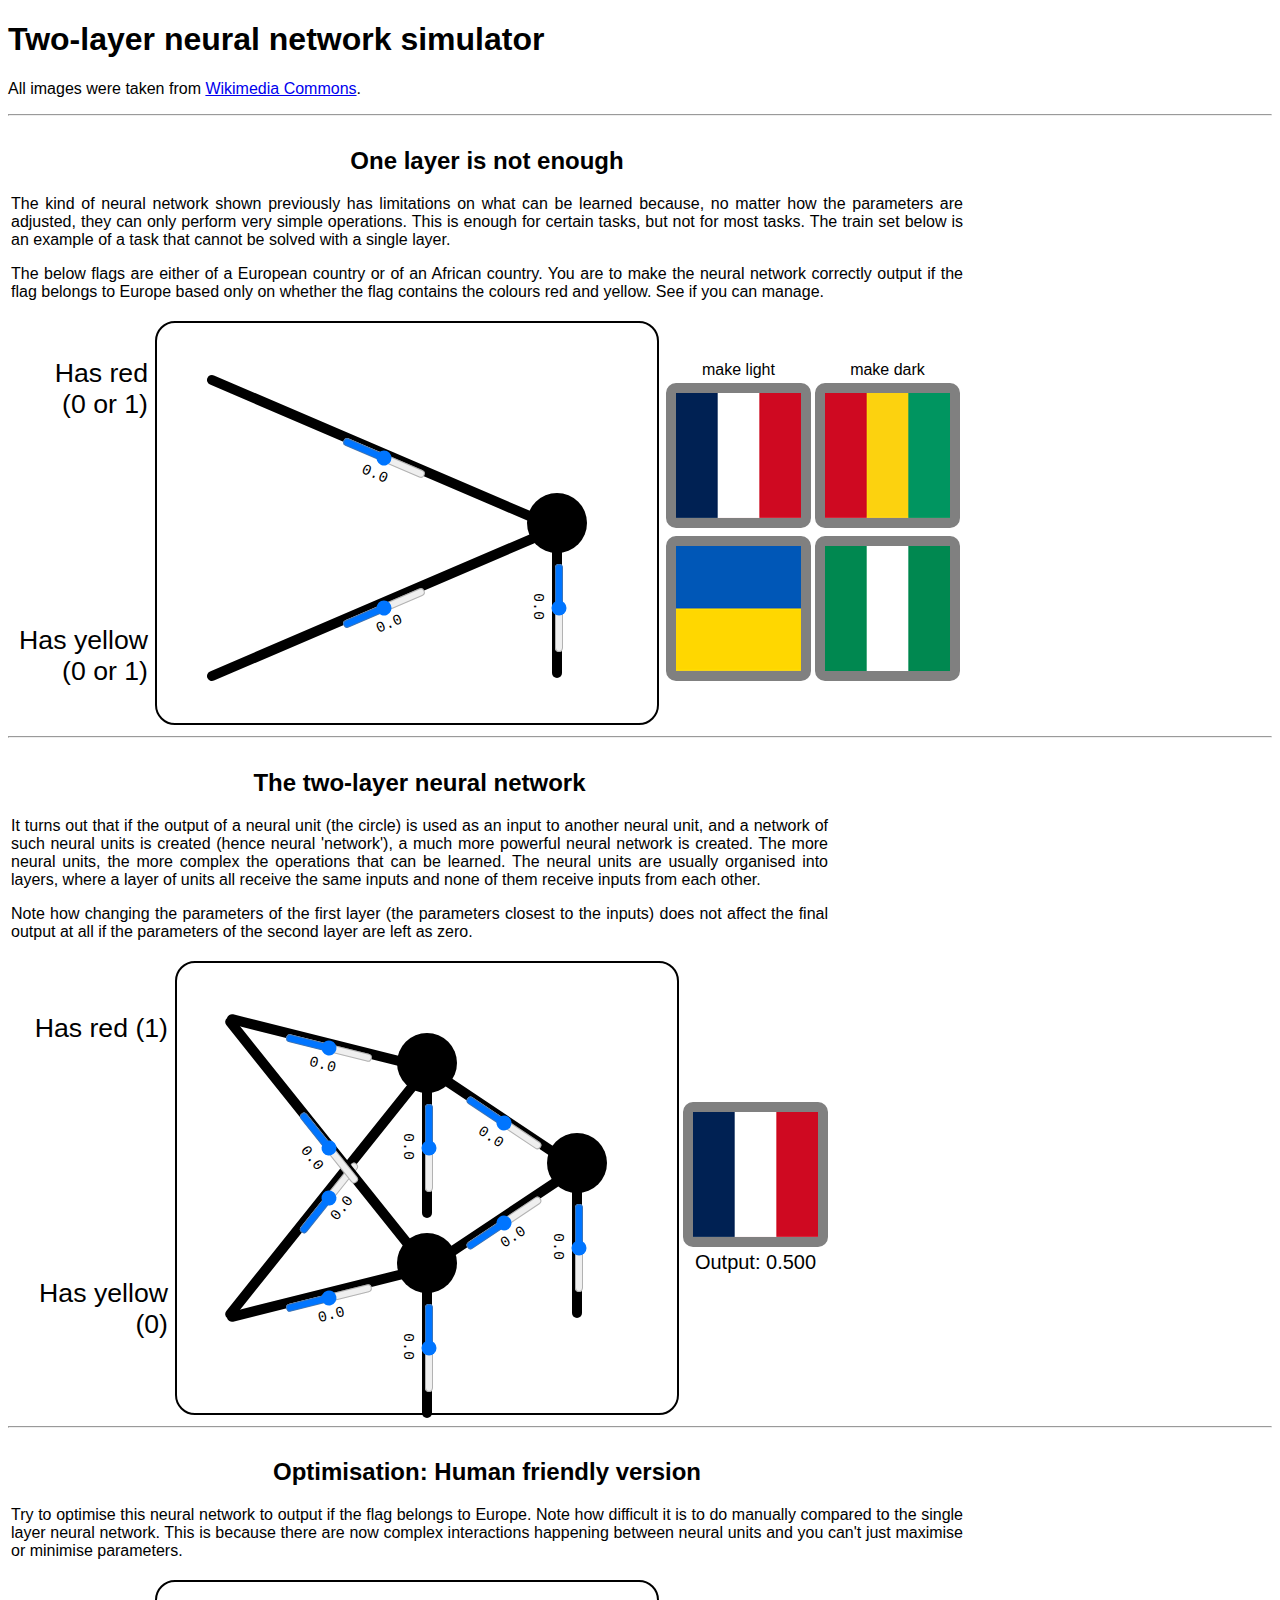
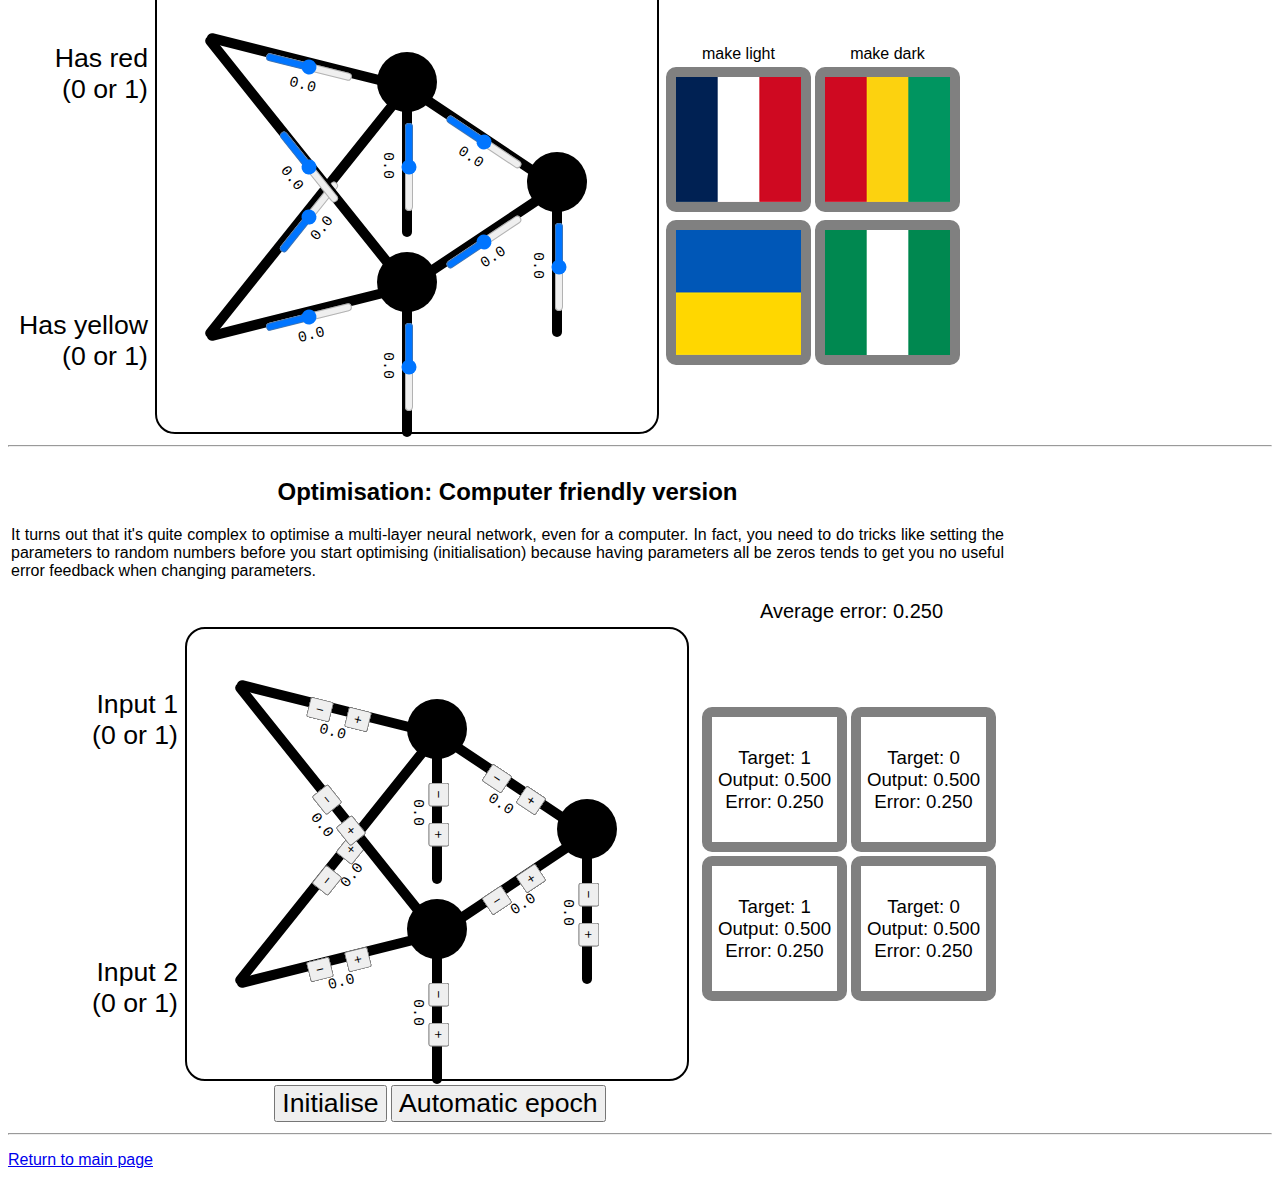
<file: teaching/nnsim/two-layer-flags/index.html>
<!DOCTYPE html>
<html lang="en">
  <head>
    <meta charset="UTF-8">
    <meta name="viewport" content="width=device-width, initial-scale=1.0">
    <meta http-equiv="X-UA-Compatible" content="ie=edge">
    <title>Two-layer neural network simulator</title>
    <script src="../res/scripts/library.js"></script>
    <script src="script.js"></script>
    <link rel="stylesheet" href="../res/styles/style.css" />
</head>
<body onload="onloadFunction();">

    <h1>Two-layer neural network simulator</h1>
    <p>All images were taken from <a href="https://commons.wikimedia.org/">Wikimedia Commons</a>.</p>

    <hr />

    <table id="flags_onelayer">
        <tr>
            <td colspan="3">
                <h2 style="text-align: center;">One layer is not enough</h2>
                <p style="text-align: justify;">
                    The kind of neural network shown previously has limitations on what can be learned because, no matter how the parameters are adjusted, they can only perform very simple operations.
                    This is enough for certain tasks, but not for most tasks.
                    The train set below is an example of a task that cannot be solved with a single layer.
                </p>
                <p style="text-align: justify;">
                    The below flags are either of a European country or of an African country.
                    You are to make the neural network correctly output if the flag belongs to Europe based only on whether the flag contains the colours red and yellow.
                    See if you can manage.
                </p>
            </td>
        </tr>
        <tr>
            <td style="width: 140px;">
                <table class="attributes">
                    <tr><td style="text-align: right;">Has red<br />(0 or 1)</td></tr>
                    <tr><td>&nbsp;</td></tr>
                    <tr><td>&nbsp;</td></tr>
                    <tr><td style="text-align: right;">Has yellow<br />(0 or 1)</td></tr>
                </table>
            </td>
            <td style="width: 400px;">
                <div id="flags_onelayer_canvas" class="canvas"></div>
            </td>
            <td style="width: 300px;">
                <table class="flags">
                    <tr>
                        <td style="text-align: center;">make light</td>
                        <td style="text-align: center;">make dark</td>
                    </tr>
                    <tr>
                        <td><img id="flags_onelayer_img1" src="../res/images/flags/france.png" /></td>
                        <td><img id="flags_onelayer_img2" src="../res/images/flags/guinea.png" /></td>
                    </tr>
                    <tr>
                        <td><img id="flags_onelayer_img3" src="../res/images/flags/ukraine.png" /></td>
                        <td><img id="flags_onelayer_img4" src="../res/images/flags/nigeria.png" /></td>
                    </tr>
                </table>
            </td>
        </tr>
    </table>

    <hr />

    <table id="flags_instance">
        <tr>
            <td colspan="3">
                <h2 style="text-align: center;">The two-layer neural network</h2>
                <p style="text-align: justify;">
                    It turns out that if the output of a neural unit (the circle) is used as an input to another neural unit, and a network of such neural units is created (hence neural 'network'), a much more powerful neural network is created.
                    The more neural units, the more complex the operations that can be learned.
                    The neural units are usually organised into layers, where a layer of units all receive the same inputs and none of them receive inputs from each other.
                </p>
                <p style="text-align: justify;">
                    Note how changing the parameters of the first layer (the parameters closest to the inputs) does not affect the final output at all if the parameters of the second layer are left as zero.
                </p>
            </td>
        </tr>
        <tr>
            <td style="width: 160px;">
                <table class="attributes">
                    <tr><td style="text-align: right;">Has red (1)</td></tr>
                    <tr><td>&nbsp;</td></tr>
                    <tr><td>&nbsp;</td></tr>
                    <tr><td style="text-align: right;">Has yellow (0)</td></tr>
                </table>
            </td>
            <td style="width: 400px;">
                <div id="flags_instance_canvas" class="canvas longer-canvas"></div>
            </td>
            <td style="width: 145px;">
                <img id="flags_instance_img" src="../res/images/flags/france.png" />
                <div style="text-align: center; font-size: 20px;">Output: <span id="flags_instance_output"><span></td>
            </td>
        </tr>
    </table>

    <hr />

    <table id="flags_human">
        <tr>
            <td colspan="3">
                <h2 style="text-align: center;">Optimisation: Human friendly version</h2>
                <p style="text-align: justify;">
                    Try to optimise this neural network to output if the flag belongs to Europe.
                    Note how difficult it is to do manually compared to the single layer neural network.
                    This is because there are now complex interactions happening between neural units and you can't just maximise or minimise parameters.
                </p>
            </td>
        </tr>
        <tr>
            <td style="width: 140px;">
                <table class="attributes">
                    <tr><td style="text-align: right;">Has red<br />(0 or 1)</td></tr>
                    <tr><td>&nbsp;</td></tr>
                    <tr><td>&nbsp;</td></tr>
                    <tr><td style="text-align: right;">Has yellow<br />(0 or 1)</td></tr>
                </table>
            </td>
            <td style="width: 400px;">
                <div id="flags_human_canvas" class="canvas longer-canvas"></div>
            </td>
            <td style="width: 300px;">
                <table class="flags">
                    <tr>
                        <td style="text-align: center;">make light</td>
                        <td style="text-align: center;">make dark</td>
                    </tr>
                    <tr>
                        <td><img id="flags_human_img1" src="../res/images/flags/france.png" /></td>
                        <td><img id="flags_human_img2" src="../res/images/flags/guinea.png" /></td>
                    </tr>
                    <tr>
                        <td><img id="flags_human_img3" src="../res/images/flags/ukraine.png" /></td>
                        <td><img id="flags_human_img4" src="../res/images/flags/nigeria.png" /></td>
                    </tr>
                </table>
            </td>
        </tr>
    </table>

    <hr />

    <table id="flags_computer">
        <tr>
            <td colspan="3" style="text-align: center;">
                <h2>Optimisation: Computer friendly version</h2>
                <p style="text-align: justify;">
                    It turns out that it's quite complex to optimise a multi-layer neural network, even for a computer.
                    In fact, you need to do tricks like setting the parameters to random numbers before you start optimising (initialisation) because having parameters all be zeros tends to get you no useful error feedback when changing parameters.
                </p>
            </td>
        </tr>
        <tr>
            <td>&nbsp;</td>
            <td>&nbsp;</td>
            <td style="text-align: center; font-size: 20px;">Average error: <span id="flags_computer_error"><span></td>
        </tr>
        <tr>
            <td style="width: 170px;">
                <table class="attributes">
                    <tr><td style="text-align: right;">Input 1<br />(0 or 1)</td></tr>
                    <tr><td>&nbsp;</td></tr>
                    <tr><td>&nbsp;</td></tr>
                    <tr><td style="text-align: right;">Input 2<br />(0 or 1)</td></tr>
                </table>
            </td>
            <td style="width: 510px;">
                <div id="flags_computer_canvas" class="canvas longer-canvas"></div>
            </td>
            <td style="width: 305px;">
                <table class="flags">
                    <tr>
                        <td><div id="flags_computer_img1" class="box" style="font-size:14pt;"></div></td>
                        <td><div id="flags_computer_img2" class="box" style="font-size:14pt;"></div></td>
                    </tr>
                    <tr>
                        <td><div id="flags_computer_img3" class="box" style="font-size:14pt;"></div></td>
                        <td><div id="flags_computer_img4" class="box" style="font-size:14pt;"></div></td>
                    </tr>
                </table>
            </td>
        </tr>
        <tr>
            <td>&nbsp;</td>
            <td style="text-align: center;">
                <input id="initialise" type="button" value="Initialise" style="font-size: 20pt;" />
                <input id="automate" type="button" value="Automatic epoch" style="font-size: 20pt;" />
            </td>
            <td>&nbsp;</td>
        </tr>
    </table>

    <hr />

    <p><a href="../index.html">Return to main page</a></p>

</body>
</html>
</file>
<file: teaching/nnsim/res/styles/style.css>
img, .box {
    border-radius: 10px;
    border: solid 10px rgb(128, 128, 128);
    width: 125px;
    height: 125px;
}

.box {
    display: flex;
    justify-content: center;
    align-items: center;
    text-align: center;
    font-size: 20pt;
    font-family: Arial;
}

table.attributes {
    border-width: 0px;
    height: 400px;
    width: 100%;
    margin-right: 10px;
    font-family: Arial;
    font-size: 20pt;
}

table.faces, table.flags, table.text {
    border-width: 0px;
}

div.canvas {
    position: relative;
    width: 500px;
    height: 400px;
    border:2pt solid black;
    border-radius: 20px;
}

div.longer-canvas {
    height: 450px;
}

div.compressed-canvas {
    width: 370px;
}

body {
    font-family: Arial;
}
</file>
